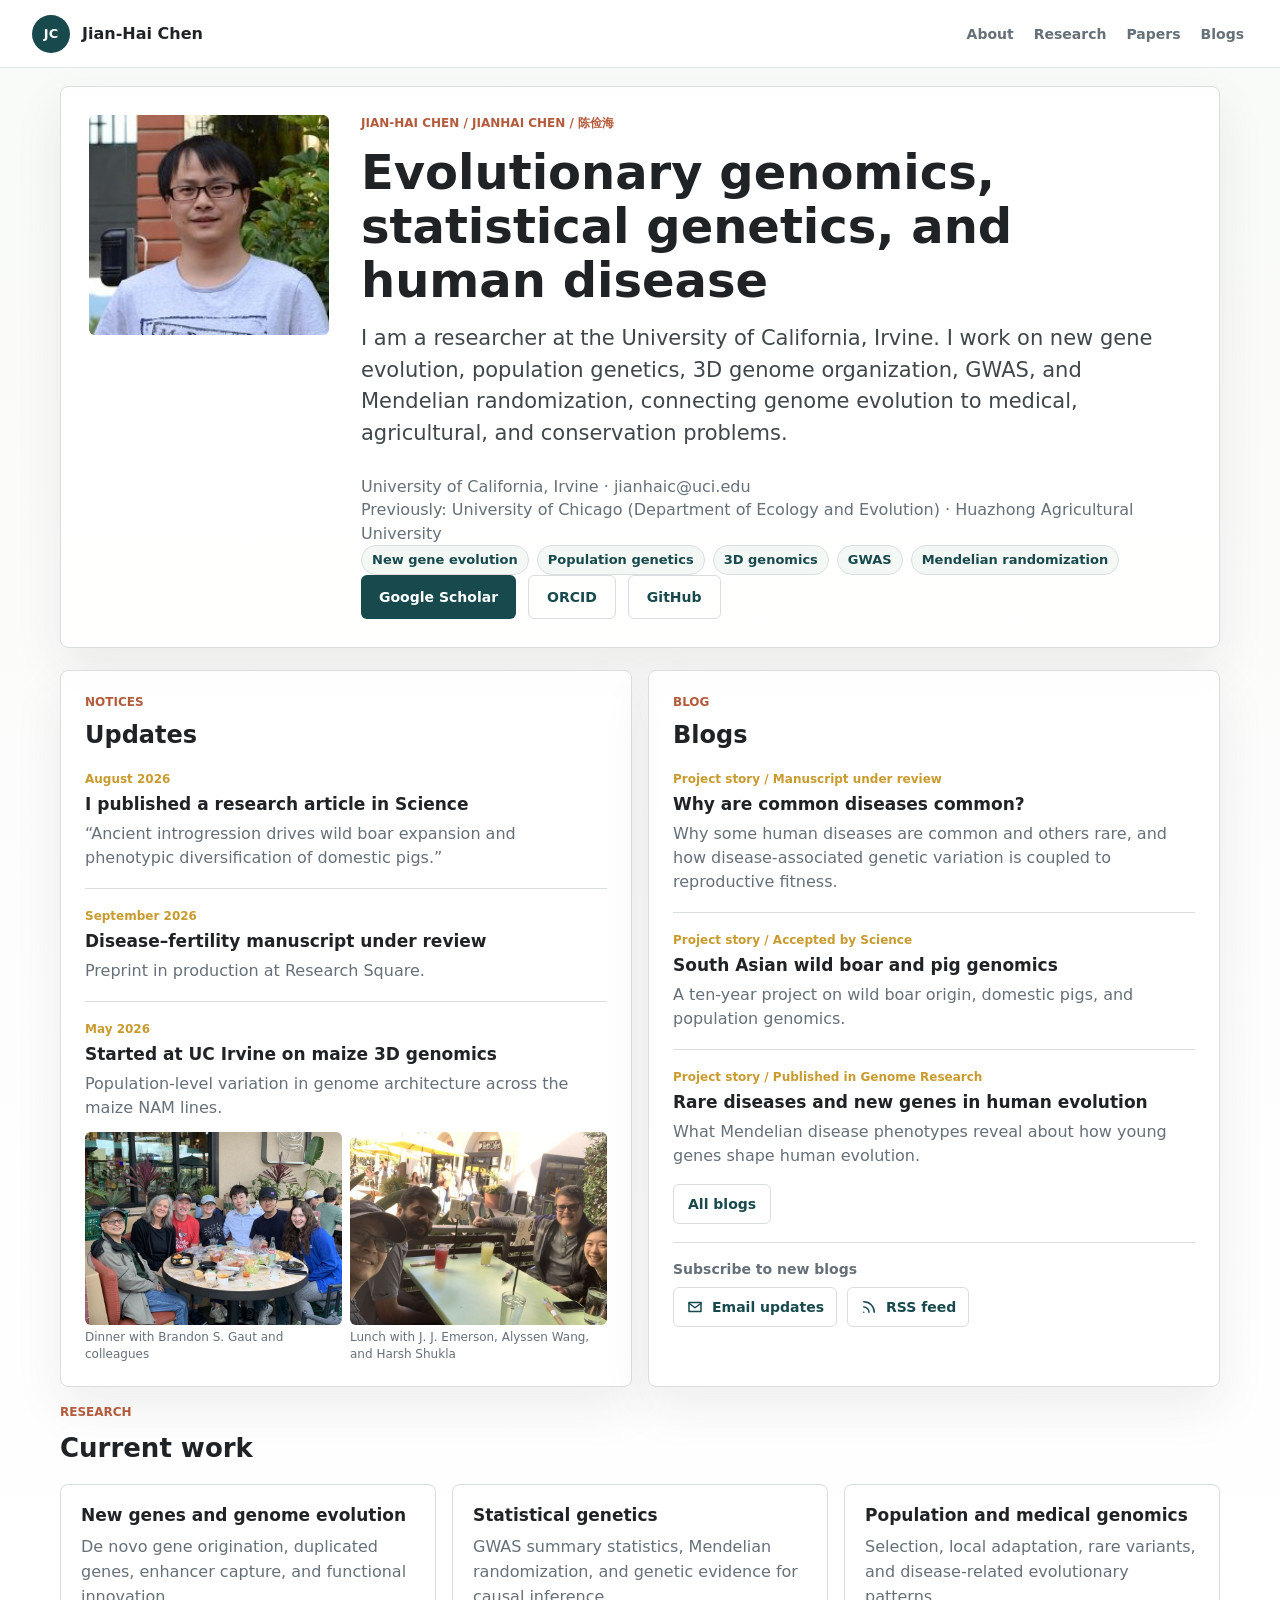
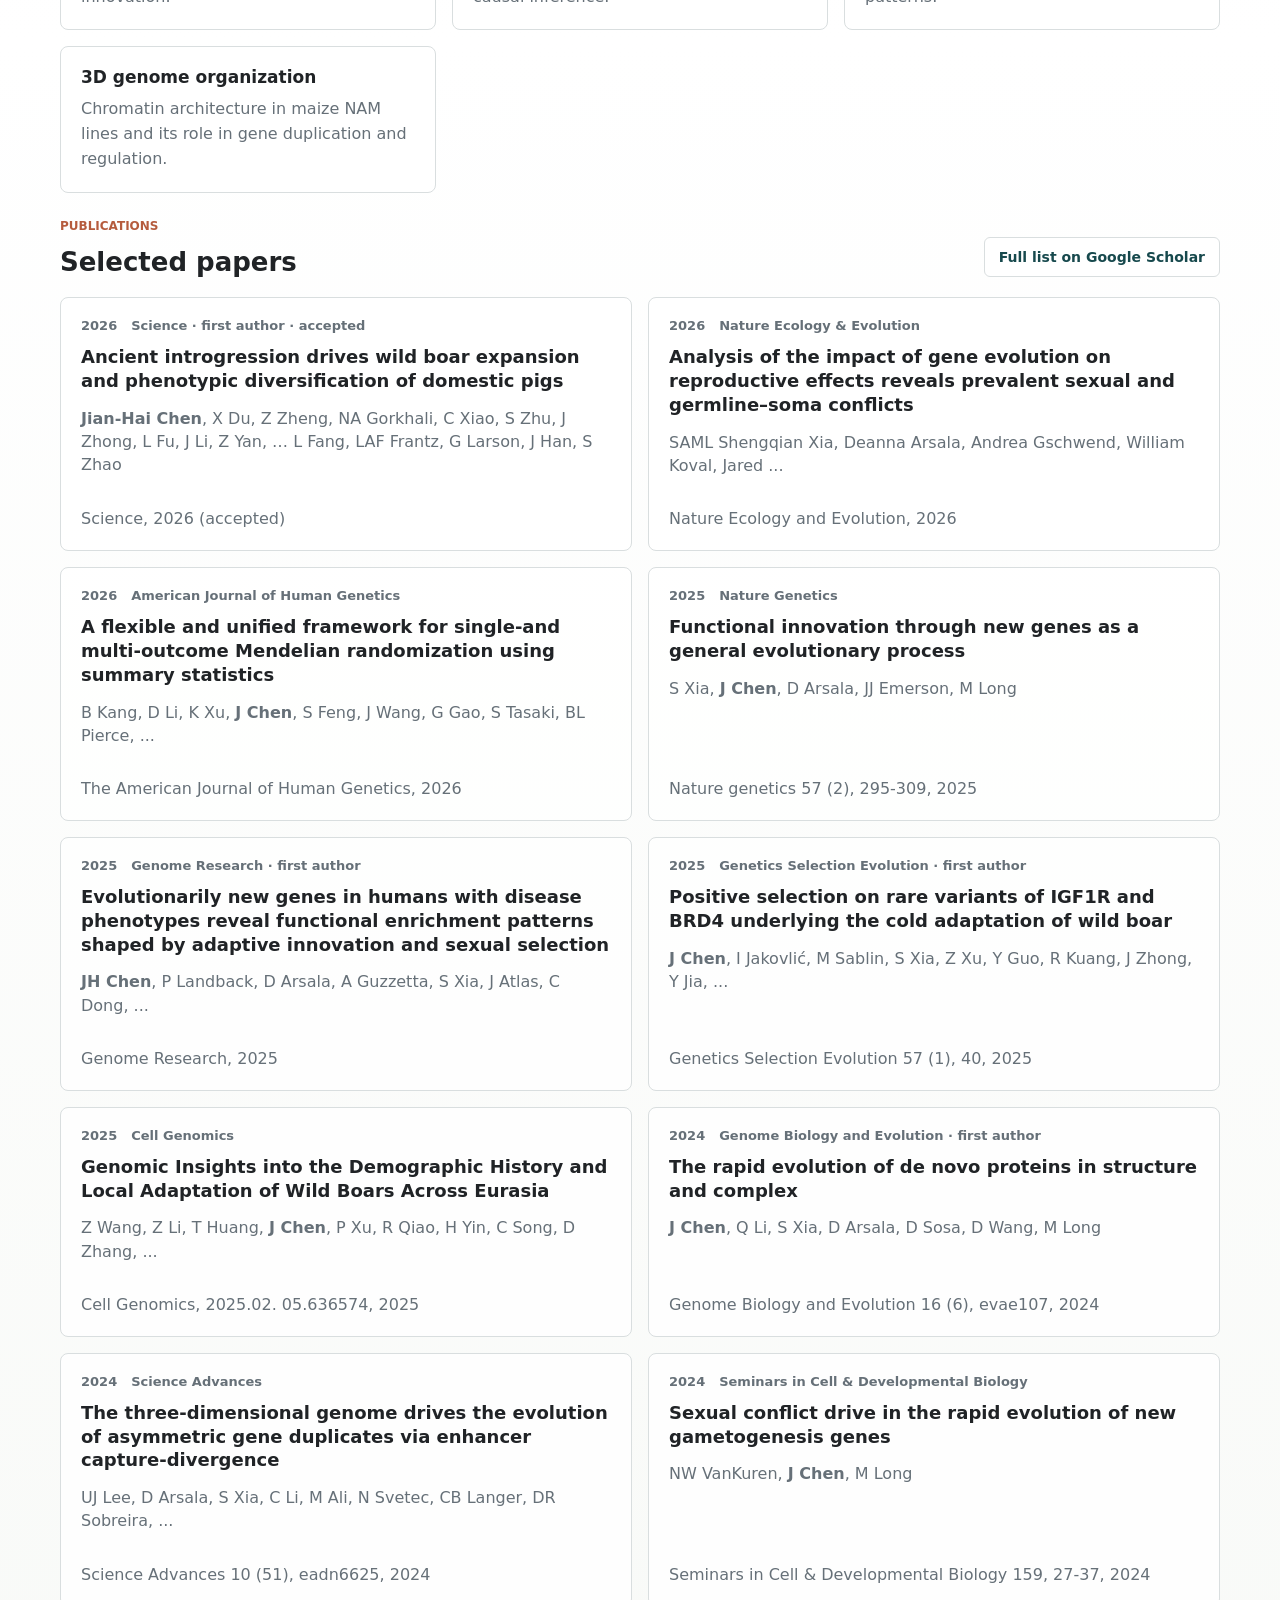
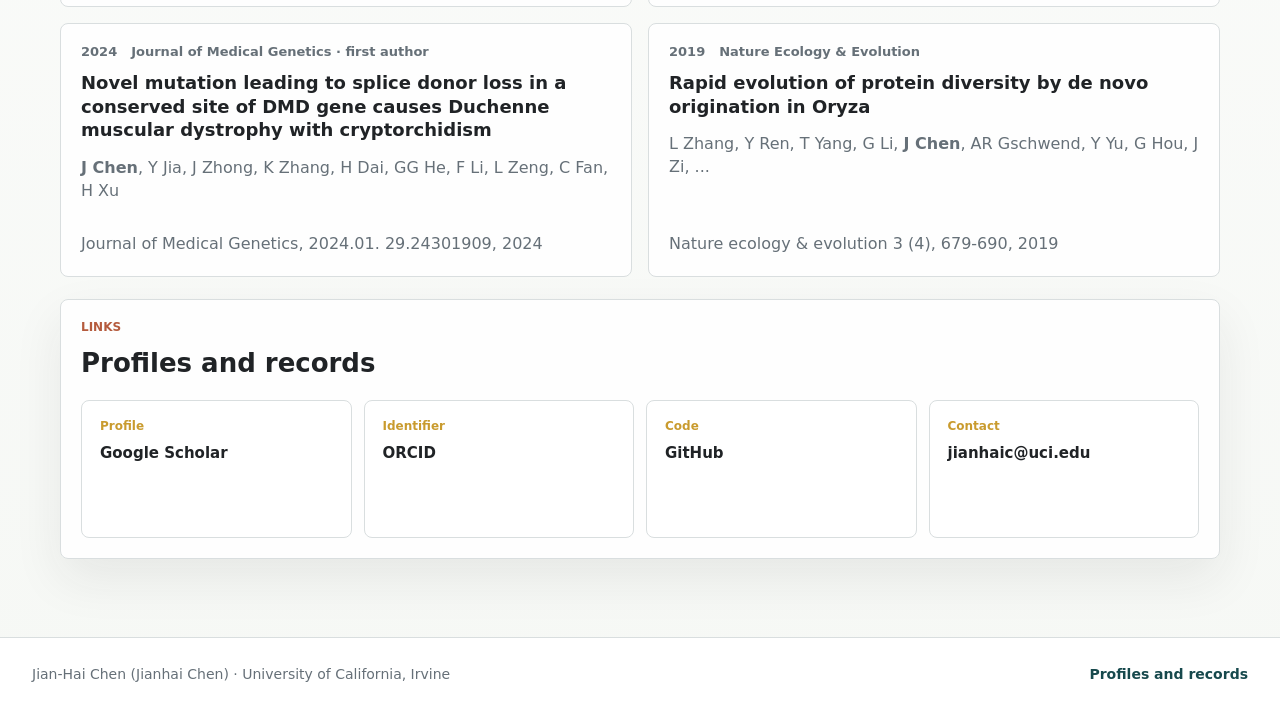
<file: index.html>
<!doctype html>
<!--
  ============================================================
  HOW TO EDIT  -  no build step, no JavaScript.
  Every word on this page is plain text inside this one file.
  Open it, change the words between the tags, save, then run
  ./publish.sh "what you changed"   (or: git add -A && git commit && git push)
  Sections are marked with  <!== EDIT ==>  comments below.
  ============================================================
-->
<html lang="en">
  <head>
    <meta charset="utf-8">
    <meta name="viewport" content="width=device-width, initial-scale=1">
    <title>Jian-Hai Chen (Jianhai Chen) | Evolutionary and statistical genomics, UC Irvine</title>
    <meta name="description" content="Jian-Hai Chen (Jianhai Chen), University of California, Irvine. Research on new gene evolution, population genetics, 3D genome organization, GWAS, and Mendelian randomization.">
    <meta name="author" content="Jian-Hai Chen">
    <link rel="canonical" href="https://jianhaichen.github.io/">
    <meta property="og:type" content="profile">
    <meta property="og:title" content="Jian-Hai Chen (Jianhai Chen) - Evolutionary and statistical genomics">
    <meta property="og:description" content="Research on new gene evolution, population genetics, 3D genome organization, GWAS, and Mendelian randomization. University of California, Irvine.">
    <meta property="og:url" content="https://jianhaichen.github.io/">
    <meta property="og:image" content="https://jianhaichen.github.io/assets/profile.jpg">
    <meta name="twitter:card" content="summary">
    <link rel="alternate" type="application/rss+xml" title="Jian-Hai Chen Blogs" href="feed.xml">
    <link rel="stylesheet" href="styles.css?v=20260925">
    <script type="application/ld+json">
{
  "@context": "https://schema.org",
  "@type": "Person",
  "name": "Jian-Hai Chen",
  "alternateName": [
    "Jianhai Chen",
    "陈俭海",
    "JH Chen"
  ],
  "url": "https://jianhaichen.github.io/",
  "image": "https://jianhaichen.github.io/assets/profile.jpg",
  "jobTitle": "Researcher",
  "affiliation": {
    "@type": "Organization",
    "name": "University of California, Irvine"
  },
  "alumniOf": [
    {
      "@type": "Organization",
      "name": "University of Chicago"
    },
    {
      "@type": "Organization",
      "name": "Huazhong Agricultural University"
    }
  ],
  "worksFor": {
    "@type": "Organization",
    "name": "University of California, Irvine"
  },
  "email": "mailto:jianhaic@uci.edu",
  "knowsAbout": [
    "Evolutionary genomics",
    "New gene evolution",
    "Population genetics",
    "3D genome organization",
    "GWAS",
    "Mendelian randomization",
    "Statistical genetics"
  ],
  "sameAs": [
    "https://scholar.google.com/citations?user=1-onMXMAAAAJ",
    "https://orcid.org/0000-0003-0093-2003",
    "https://github.com/JianhaiChen"
  ]
}
    </script>
  </head>
  <body>
    <header class="site-header" aria-label="Site navigation">
      <a class="brand" href="#top" aria-label="Jian-Hai Chen home">
        <span class="brand-mark" aria-hidden="true">JC</span>
        <span>Jian-Hai Chen</span>
      </a>
      <nav class="nav-links" aria-label="Primary">
        <a href="#about">About</a>
        <a href="#research">Research</a>
        <a href="#publications">Papers</a>
        <a href="notes/">Blogs</a>
      </nav>
    </header>

    <main id="top">

      <!-- =============== EDIT: name, one-line pitch, bio =============== -->
      <section class="front-section" id="about">
        <article class="front-card bio-card">
          <img class="bio-photo" src="assets/profile.jpg" alt="Portrait of Jian-Hai Chen" width="220" height="220">
          <div class="bio-text">
            <p class="eyebrow">Jian-Hai Chen / Jianhai Chen / &#38472;&#20461;&#28023;</p>
            <h1>Evolutionary genomics, statistical genetics, and human disease</h1>
            <p class="lead">
              I am a researcher at the University of California, Irvine. I work on new gene
              evolution, population genetics, 3D genome organization, GWAS, and Mendelian
              randomization, connecting genome evolution to medical, agricultural, and
              conservation problems.
            </p>
            <p class="profile-affiliation">University of California, Irvine &middot; jianhaic@uci.edu</p>
            <p class="profile-affiliation">Previously: University of Chicago (Department of Ecology and Evolution) &middot; Huazhong Agricultural University</p>
            <div class="profile-tags" aria-label="Research interests">
              <span class="tag">New gene evolution</span>
              <span class="tag">Population genetics</span>
              <span class="tag">3D genomics</span>
              <span class="tag">GWAS</span>
              <span class="tag">Mendelian randomization</span>
            </div>
            <div class="hero-actions">
              <a class="primary-link" href="https://scholar.google.com/citations?user=1-onMXMAAAAJ&amp;hl=en">Google Scholar</a>
              <a class="secondary-link" href="https://orcid.org/0000-0003-0093-2003">ORCID</a>
              <a class="secondary-link" href="https://github.com/JianhaiChen">GitHub</a>
            </div>
          </div>
        </article>
      </section>

      <section class="activity-row" aria-label="Updates and blogs">

        <!-- =============== EDIT: news items. Copy one block to add one. =============== -->
        <article class="front-card notice-card" id="notices">
          <div class="card-heading">
            <div>
              <p class="eyebrow">Notices</p>
              <h2>Updates</h2>
            </div>
          </div>
          <div class="compact-list">
            <div class="compact-item">
              <span>August 2026</span>
              <h3>I published a research article in Science</h3>
              <p>&ldquo;Ancient introgression drives wild boar expansion and phenotypic diversification of domestic pigs.&rdquo;</p>
            </div>
            <div class="compact-item">
              <span>September 2026</span>
              <h3>Disease&ndash;fertility manuscript under review</h3>
              <p>Preprint in production at Research Square.</p>
            </div>
            <div class="compact-item">
              <span>May 2026</span>
              <h3>Started at UC Irvine on maize 3D genomics</h3>
              <p>Population-level variation in genome architecture across the maize NAM lines.</p>
              <div class="news-photos">
                <figure>
                  <img src="assets/news/uci-2026-lab-dinner.jpg" alt="Dinner with Brandon S. Gaut and colleagues" loading="lazy">
                  <figcaption>Dinner with Brandon S. Gaut and colleagues</figcaption>
                </figure>
                <figure>
                  <img src="assets/news/uci-2026-lunch.jpg" alt="Lunch with J. J. Emerson, Alyssen Wang, and Harsh Shukla" loading="lazy">
                  <figcaption>Lunch with J. J. Emerson, Alyssen Wang, and Harsh Shukla</figcaption>
                </figure>
              </div>
            </div>
          </div>
        </article>

        <!-- =============== EDIT: blog links. Blog pages live in notes/ =============== -->
        <article class="front-card blog-card" id="blog">
          <div class="card-heading">
            <div>
              <p class="eyebrow">Blog</p>
              <h2>Blogs</h2>
            </div>
          </div>
          <div class="compact-list">
            <div class="compact-item">
              <span>Project story / Manuscript under review</span>
              <h3><a href="notes/why-are-common-diseases-common.html">Why are common diseases common?</a></h3>
              <p>Why some human diseases are common and others rare, and how disease-associated genetic variation is coupled to reproductive fitness.</p>
            </div>
            <div class="compact-item">
              <span>Project story / Accepted by Science</span>
              <h3><a href="notes/south-asian-wild-boar-and-pig.html">South Asian wild boar and pig genomics</a></h3>
              <p>A ten-year project on wild boar origin, domestic pigs, and population genomics.</p>
            </div>
            <div class="compact-item">
              <span>Project story / Published in Genome Research</span>
              <h3><a href="notes/new-genes-and-human-disease.html">Rare diseases and new genes in human evolution</a></h3>
              <p>What Mendelian disease phenotypes reveal about how young genes shape human evolution.</p>
            </div>
          </div>
          <div class="blog-actions">
            <a class="section-link" href="notes/">All blogs</a>
          </div>
          <div class="subscribe-box" aria-label="Subscribe to blogs">
            <p>Subscribe to new blogs</p>
            <div class="subscribe-actions">
              <form action="https://blogtrottr.com/" method="get">
                <input type="hidden" name="subscribe" value="https://jianhaichen.github.io/feed.xml">
                <button class="icon-link" type="submit">
                  <svg viewBox="0 0 24 24" aria-hidden="true">
                    <path d="M4 6h16v12H4z"></path>
                    <path d="m4 7 8 6 8-6"></path>
                  </svg>
                  <span>Email updates</span>
                </button>
              </form>
              <a class="icon-link" href="feed.xml">
                <svg viewBox="0 0 24 24" aria-hidden="true">
                  <path d="M5 19h.01"></path>
                  <path d="M5 5a14 14 0 0 1 14 14"></path>
                  <path d="M5 12a7 7 0 0 1 7 7"></path>
                </svg>
                <span>RSS feed</span>
              </a>
            </div>
          </div>
        </article>
      </section>

      <div class="content-shell research-only-shell">
        <div class="research-column">

          <!-- =============== EDIT: research themes =============== -->
          <section class="section-block research-section" id="research">
            <div class="section-heading">
              <p class="eyebrow">Research</p>
              <h2>Current work</h2>
            </div>
            <div class="focus-grid">
              <article>
                <h3>New genes and genome evolution</h3>
                <p>De novo gene origination, duplicated genes, enhancer capture, and functional innovation.</p>
              </article>
              <article>
                <h3>Statistical genetics</h3>
                <p>GWAS summary statistics, Mendelian randomization, and genetic evidence for causal inference.</p>
              </article>
              <article>
                <h3>Population and medical genomics</h3>
                <p>Selection, local adaptation, rare variants, and disease-related evolutionary patterns.</p>
              </article>
              <article>
                <h3>3D genome organization</h3>
                <p>Chromatin architecture in maize NAM lines and its role in gene duplication and regulation.</p>
              </article>
            </div>
          </section>

          <!-- =============== EDIT: selected papers. Copy an <article> to add one. =============== -->
          <section class="section-block publication-links-section" id="publications">
            <div class="section-heading with-action">
              <div>
                <p class="eyebrow">Publications</p>
                <h2>Selected papers</h2>
              </div>
              <a class="section-link" href="https://scholar.google.com/citations?user=1-onMXMAAAAJ&amp;hl=en">Full list on Google Scholar</a>
            </div>
            <div class="featured-list">
        <article class="featured-item">
          <div class="featured-meta">
            <span>2026</span>
            <span>Science &middot; first author &middot; accepted</span>
          </div>
          <a class="featured-title" href="notes/south-asian-wild-boar-and-pig.html">Ancient introgression drives wild boar expansion and phenotypic diversification of domestic pigs</a>
          <p class="featured-authors"><strong>Jian-Hai Chen</strong>, X Du, Z Zheng, NA Gorkhali, C Xiao, S Zhu, J Zhong, L Fu, J Li, Z Yan, &hellip; L Fang, LAF Frantz, G Larson, J Han, S Zhao</p>
          <p class="featured-venue">Science, 2026 (accepted)</p>
        </article>
        <article class="featured-item">
          <div class="featured-meta">
            <span>2026</span>
            <span>Nature Ecology &amp; Evolution</span>
          </div>
          <a class="featured-title" href="https://scholar.google.com/citations?view_op=view_citation&amp;hl=zh-CN&amp;user=1-onMXMAAAAJ&amp;pagesize=100&amp;sortby=pubdate&amp;citation_for_view=1-onMXMAAAAJ:UxriW0iASnsC">Analysis of the impact of gene evolution on reproductive effects reveals prevalent sexual and germline–soma conflicts</a>
          <p class="featured-authors">SAML Shengqian Xia, Deanna Arsala, Andrea Gschwend, William Koval, Jared ...</p>
          <p class="featured-venue">Nature Ecology and Evolution, 2026</p>
        </article>
        <article class="featured-item">
          <div class="featured-meta">
            <span>2026</span>
            <span>American Journal of Human Genetics</span>
          </div>
          <a class="featured-title" href="https://scholar.google.com/citations?view_op=view_citation&amp;hl=zh-CN&amp;user=1-onMXMAAAAJ&amp;pagesize=100&amp;sortby=pubdate&amp;citation_for_view=1-onMXMAAAAJ:dshw04ExmUIC">A flexible and unified framework for single-and multi-outcome Mendelian randomization using summary statistics</a>
          <p class="featured-authors">B Kang, D Li, K Xu, <strong>J Chen</strong>, S Feng, J Wang, G Gao, S Tasaki, BL Pierce, ...</p>
          <p class="featured-venue">The American Journal of Human Genetics, 2026</p>
        </article>
        <article class="featured-item">
          <div class="featured-meta">
            <span>2025</span>
            <span>Nature Genetics</span>
          </div>
          <a class="featured-title" href="https://scholar.google.com/citations?view_op=view_citation&amp;hl=zh-CN&amp;user=1-onMXMAAAAJ&amp;citation_for_view=1-onMXMAAAAJ:a0OBvERweLwC">Functional innovation through new genes as a general evolutionary process</a>
          <p class="featured-authors">S Xia, <strong>J Chen</strong>, D Arsala, JJ Emerson, M Long</p>
          <p class="featured-venue">Nature genetics 57 (2), 295-309, 2025</p>
        </article>
        <article class="featured-item">
          <div class="featured-meta">
            <span>2025</span>
            <span>Genome Research &middot; first author</span>
          </div>
          <a class="featured-title" href="https://scholar.google.com/citations?view_op=view_citation&amp;hl=zh-CN&amp;user=1-onMXMAAAAJ&amp;pagesize=100&amp;sortby=pubdate&amp;citation_for_view=1-onMXMAAAAJ:NMxIlDl6LWMC">Evolutionarily new genes in humans with disease phenotypes reveal functional enrichment patterns shaped by adaptive innovation and sexual selection</a>
          <p class="featured-authors"><strong>JH Chen</strong>, P Landback, D Arsala, A Guzzetta, S Xia, J Atlas, C Dong, ...</p>
          <p class="featured-venue">Genome Research, 2025</p>
        </article>
        <article class="featured-item">
          <div class="featured-meta">
            <span>2025</span>
            <span>Genetics Selection Evolution &middot; first author</span>
          </div>
          <a class="featured-title" href="https://scholar.google.com/citations?view_op=view_citation&amp;hl=zh-CN&amp;user=1-onMXMAAAAJ&amp;pagesize=100&amp;sortby=pubdate&amp;citation_for_view=1-onMXMAAAAJ:NhqRSupF_l8C">Positive selection on rare variants of IGF1R and BRD4 underlying the cold adaptation of wild boar</a>
          <p class="featured-authors"><strong>J Chen</strong>, I Jakovlić, M Sablin, S Xia, Z Xu, Y Guo, R Kuang, J Zhong, Y Jia, ...</p>
          <p class="featured-venue">Genetics Selection Evolution 57 (1), 40, 2025</p>
        </article>
        <article class="featured-item">
          <div class="featured-meta">
            <span>2025</span>
            <span>Cell Genomics</span>
          </div>
          <a class="featured-title" href="https://scholar.google.com/citations?view_op=view_citation&amp;hl=zh-CN&amp;user=1-onMXMAAAAJ&amp;pagesize=100&amp;sortby=pubdate&amp;citation_for_view=1-onMXMAAAAJ:xtRiw3GOFMkC">Genomic Insights into the Demographic History and Local Adaptation of Wild Boars Across Eurasia</a>
          <p class="featured-authors">Z Wang, Z Li, T Huang, <strong>J Chen</strong>, P Xu, R Qiao, H Yin, C Song, D Zhang, ...</p>
          <p class="featured-venue">Cell Genomics, 2025.02. 05.636574, 2025</p>
        </article>
        <article class="featured-item">
          <div class="featured-meta">
            <span>2024</span>
            <span>Genome Biology and Evolution &middot; first author</span>
          </div>
          <a class="featured-title" href="https://scholar.google.com/citations?view_op=view_citation&amp;hl=zh-CN&amp;user=1-onMXMAAAAJ&amp;citation_for_view=1-onMXMAAAAJ:pqnbT2bcN3wC">The rapid evolution of de novo proteins in structure and complex</a>
          <p class="featured-authors"><strong>J Chen</strong>, Q Li, S Xia, D Arsala, D Sosa, D Wang, M Long</p>
          <p class="featured-venue">Genome Biology and Evolution 16 (6), evae107, 2024</p>
        </article>
        <article class="featured-item">
          <div class="featured-meta">
            <span>2024</span>
            <span>Science Advances</span>
          </div>
          <a class="featured-title" href="https://scholar.google.com/citations?view_op=view_citation&amp;hl=zh-CN&amp;user=1-onMXMAAAAJ&amp;pagesize=100&amp;sortby=pubdate&amp;citation_for_view=1-onMXMAAAAJ:_xSYboBqXhAC">The three-dimensional genome drives the evolution of asymmetric gene duplicates via enhancer capture-divergence</a>
          <p class="featured-authors">UJ Lee, D Arsala, S Xia, C Li, M Ali, N Svetec, CB Langer, DR Sobreira, ...</p>
          <p class="featured-venue">Science Advances 10 (51), eadn6625, 2024</p>
        </article>
        <article class="featured-item">
          <div class="featured-meta">
            <span>2024</span>
            <span>Seminars in Cell &amp; Developmental Biology</span>
          </div>
          <a class="featured-title" href="https://scholar.google.com/citations?view_op=view_citation&amp;hl=zh-CN&amp;user=1-onMXMAAAAJ&amp;pagesize=100&amp;sortby=pubdate&amp;citation_for_view=1-onMXMAAAAJ:O3NaXMp0MMsC">Sexual conflict drive in the rapid evolution of new gametogenesis genes</a>
          <p class="featured-authors">NW VanKuren, <strong>J Chen</strong>, M Long</p>
          <p class="featured-venue">Seminars in Cell &amp; Developmental Biology 159, 27-37, 2024</p>
        </article>
        <article class="featured-item">
          <div class="featured-meta">
            <span>2024</span>
            <span>Journal of Medical Genetics &middot; first author</span>
          </div>
          <a class="featured-title" href="https://scholar.google.com/citations?view_op=view_citation&amp;hl=zh-CN&amp;user=1-onMXMAAAAJ&amp;pagesize=100&amp;sortby=pubdate&amp;citation_for_view=1-onMXMAAAAJ:2P1L_qKh6hAC">Novel mutation leading to splice donor loss in a conserved site of DMD gene causes Duchenne muscular dystrophy with cryptorchidism</a>
          <p class="featured-authors"><strong>J Chen</strong>, Y Jia, J Zhong, K Zhang, H Dai, GG He, F Li, L Zeng, C Fan, H Xu</p>
          <p class="featured-venue">Journal of Medical Genetics, 2024.01. 29.24301909, 2024</p>
        </article>
        <article class="featured-item">
          <div class="featured-meta">
            <span>2019</span>
            <span>Nature Ecology &amp; Evolution</span>
          </div>
          <a class="featured-title" href="https://scholar.google.com/citations?view_op=view_citation&amp;hl=zh-CN&amp;user=1-onMXMAAAAJ&amp;citation_for_view=1-onMXMAAAAJ:4TOpqqG69KYC">Rapid evolution of protein diversity by de novo origination in Oryza</a>
          <p class="featured-authors">L Zhang, Y Ren, T Yang, G Li, <strong>J Chen</strong>, AR Gschwend, Y Yu, G Hou, J Zi, ...</p>
          <p class="featured-venue">Nature ecology &amp; evolution 3 (4), 679-690, 2019</p>
        </article>
            </div>

            <!-- =============== EDIT: profile links =============== -->
            <div class="profiles-scholar-grid">
              <div class="profiles-panel" id="profiles">
                <div class="section-heading">
                  <p class="eyebrow">Links</p>
                  <h2>Profiles and records</h2>
                </div>
                <div class="source-grid">
                  <a class="source-item" href="https://scholar.google.com/citations?user=1-onMXMAAAAJ&amp;hl=en">
                    <span>Profile</span>
                    <strong>Google Scholar</strong>
                  </a>
                  <a class="source-item" href="https://orcid.org/0000-0003-0093-2003">
                    <span>Identifier</span>
                    <strong>ORCID</strong>
                  </a>
                  <a class="source-item" href="https://github.com/JianhaiChen">
                    <span>Code</span>
                    <strong>GitHub</strong>
                  </a>
                  <a class="source-item" href="mailto:jianhaic@uci.edu">
                    <span>Contact</span>
                    <strong>jianhaic@uci.edu</strong>
                  </a>
                </div>
              </div>
            </div>
          </section>
        </div>
      </div>
    </main>

    <footer class="site-footer">
      <p>Jian-Hai Chen (Jianhai Chen) &middot; University of California, Irvine</p>
      <a href="#profiles">Profiles and records</a>

      <!-- Hidden owner entry: visit /#edit . GitHub handles the login. -->
      <div class="edit-bar" id="edit">
        <a href="https://github.com/JianhaiChen/JianhaiChen.github.io/edit/main/index.html">Edit homepage</a>
        <a href="https://github.com/JianhaiChen/JianhaiChen.github.io/tree/main/blog-posts">Blog sources</a>
        <a href="https://github.com/JianhaiChen/JianhaiChen.github.io">Repository</a>
      </div>
    </footer>
  </body>
</html>
</file>
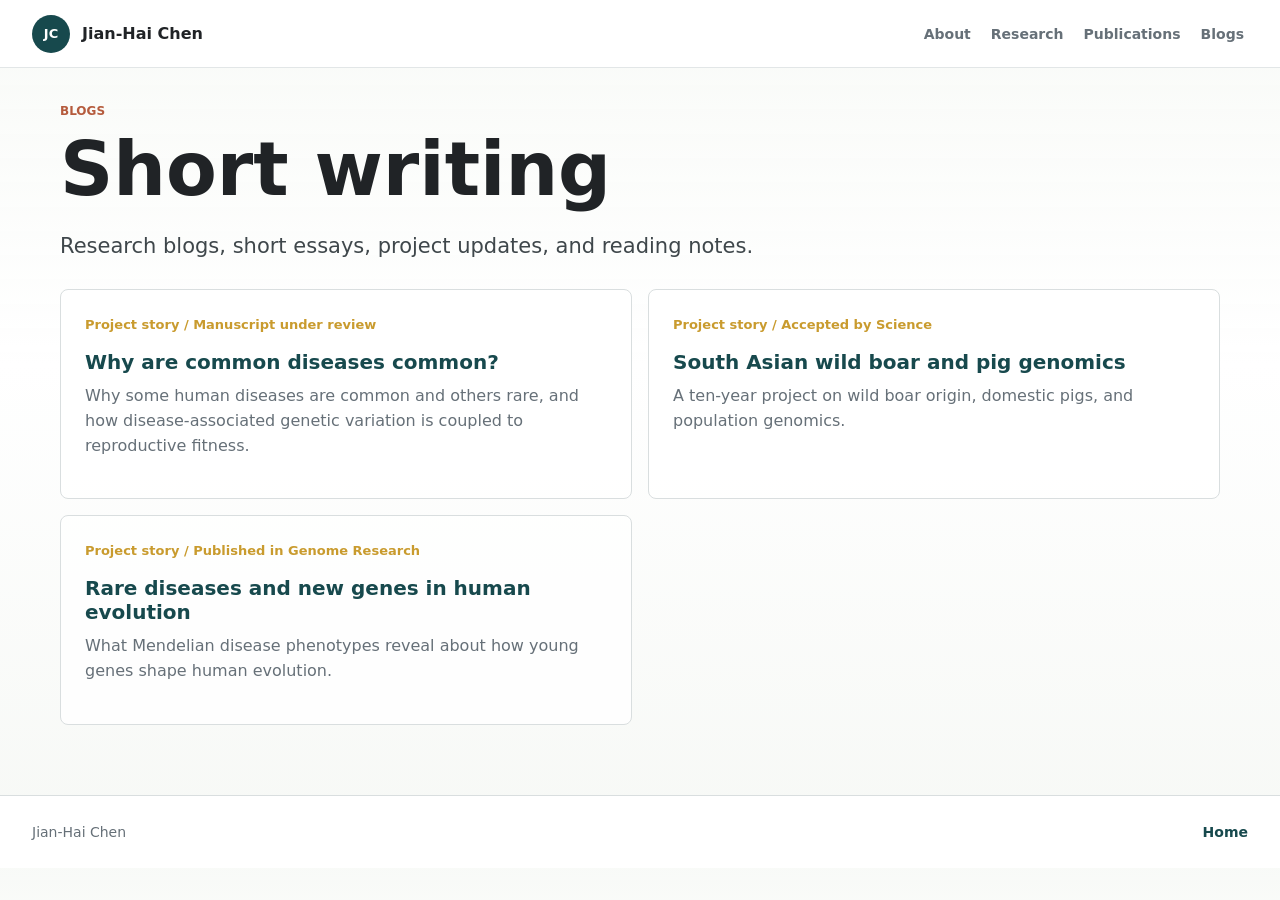
<file: notes/index.html>
<!doctype html>
<html lang="en">
  <head>
    <meta charset="utf-8">
    <meta name="viewport" content="width=device-width, initial-scale=1">
    <title>Blogs | Jian-Hai Chen</title>
    <link rel="stylesheet" href="../styles.css">
  </head>
  <body>
    <header class="site-header" aria-label="Site navigation">
      <a class="brand" href="../">
        <span class="brand-mark" aria-hidden="true">JC</span>
        <span>Jian-Hai Chen</span>
      </a>
      <nav class="nav-links" aria-label="Primary">
        <a href="../#about">About</a>
        <a href="../#research">Research</a>
        <a href="../#publications">Publications</a>
        <a href="./">Blogs</a>
      </nav>
    </header>

    <main>
      <section class="section-block">
        <div class="section-heading">
          <p class="eyebrow">Blogs</p>
          <h1>Short writing</h1>
          <p class="lead">Research blogs, short essays, project updates, and reading notes.</p>
        </div>
        <div class="notes-grid">
          <article class="note-item">
            <span>Project story / Manuscript under review</span>
            <h3><a href="why-are-common-diseases-common.html">Why are common diseases common?</a></h3>
            <p>Why some human diseases are common and others rare, and how disease-associated genetic variation is coupled to reproductive fitness.</p>
          </article>
          <article class="note-item">
            <span>Project story / Accepted by Science</span>
            <h3><a href="south-asian-wild-boar-and-pig.html">South Asian wild boar and pig genomics</a></h3>
            <p>A ten-year project on wild boar origin, domestic pigs, and population genomics.</p>
          </article>
          <article class="note-item">
            <span>Project story / Published in Genome Research</span>
            <h3><a href="new-genes-and-human-disease.html">Rare diseases and new genes in human evolution</a></h3>
            <p>What Mendelian disease phenotypes reveal about how young genes shape human evolution.</p>
          </article>
        </div>
      </section>
    </main>

    <footer class="site-footer">
      <p>Jian-Hai Chen</p>
      <a href="../">Home</a>
    </footer>
  </body>
</html>
</file>
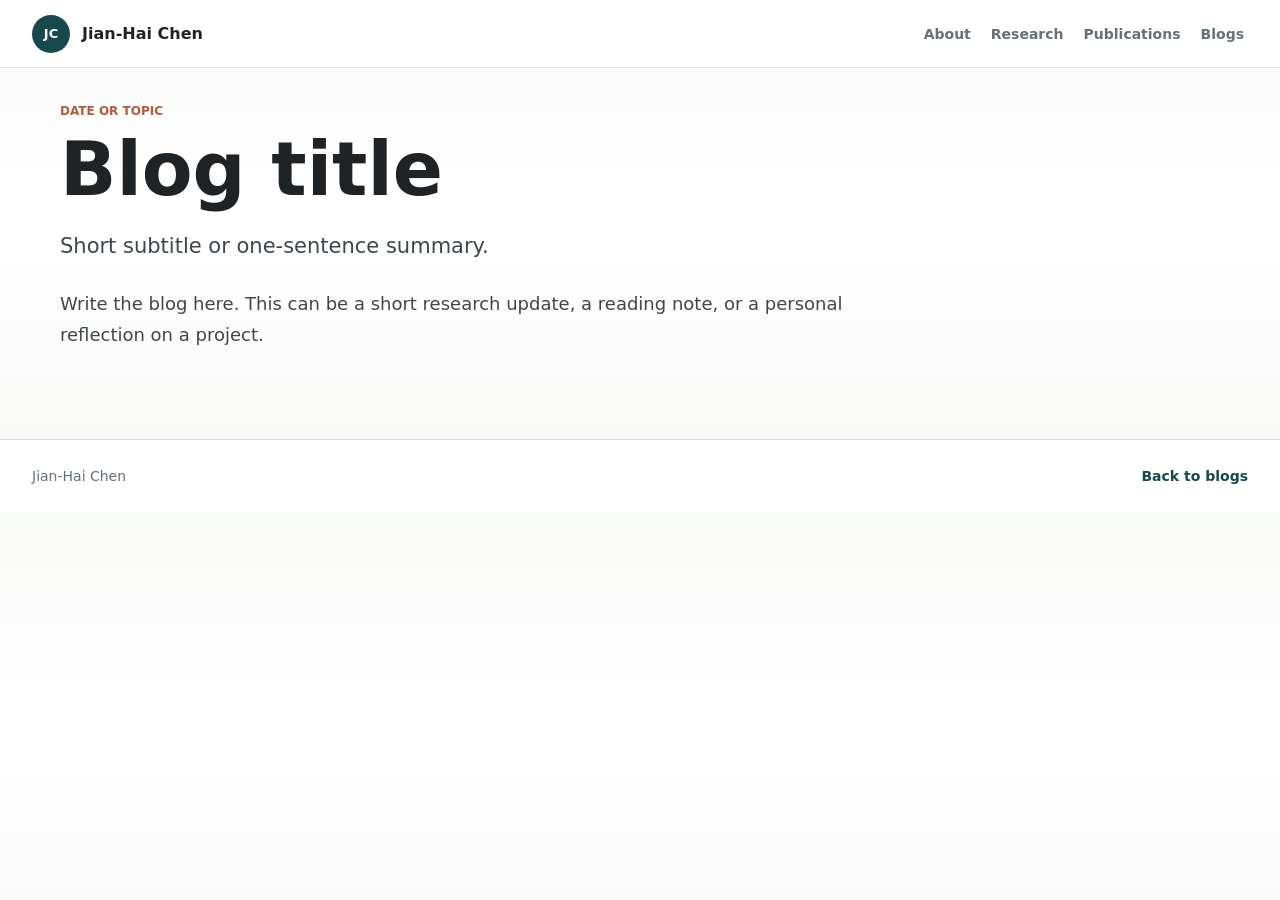
<file: notes/my-note.html>
<!doctype html>
<html lang="en">
  <head>
    <meta charset="utf-8">
    <meta name="robots" content="noindex">
    <meta name="viewport" content="width=device-width, initial-scale=1">
    <title>Blog title | Jian-Hai Chen</title>
    <link rel="stylesheet" href="../styles.css">
  </head>
  <body>
    <header class="site-header" aria-label="Site navigation">
      <a class="brand" href="../">
        <span class="brand-mark" aria-hidden="true">JC</span>
        <span>Jian-Hai Chen</span>
      </a>
      <nav class="nav-links" aria-label="Primary">
        <a href="../#about">About</a>
        <a href="../#research">Research</a>
        <a href="../#publications">Publications</a>
        <a href="./">Blogs</a>
      </nav>
    </header>

    <main>
      <article class="section-block note-page">
        <p class="eyebrow">Date or topic</p>
        <h1>Blog title</h1>
        <p class="lead">Short subtitle or one-sentence summary.</p>
        <p>
          Write the blog here. This can be a short research update, a reading note, or a personal
          reflection on a project.
        </p>
      </article>
    </main>

    <footer class="site-footer">
      <p>Jian-Hai Chen</p>
      <a href="./">Back to blogs</a>
    </footer>
  </body>
</html>
</file>
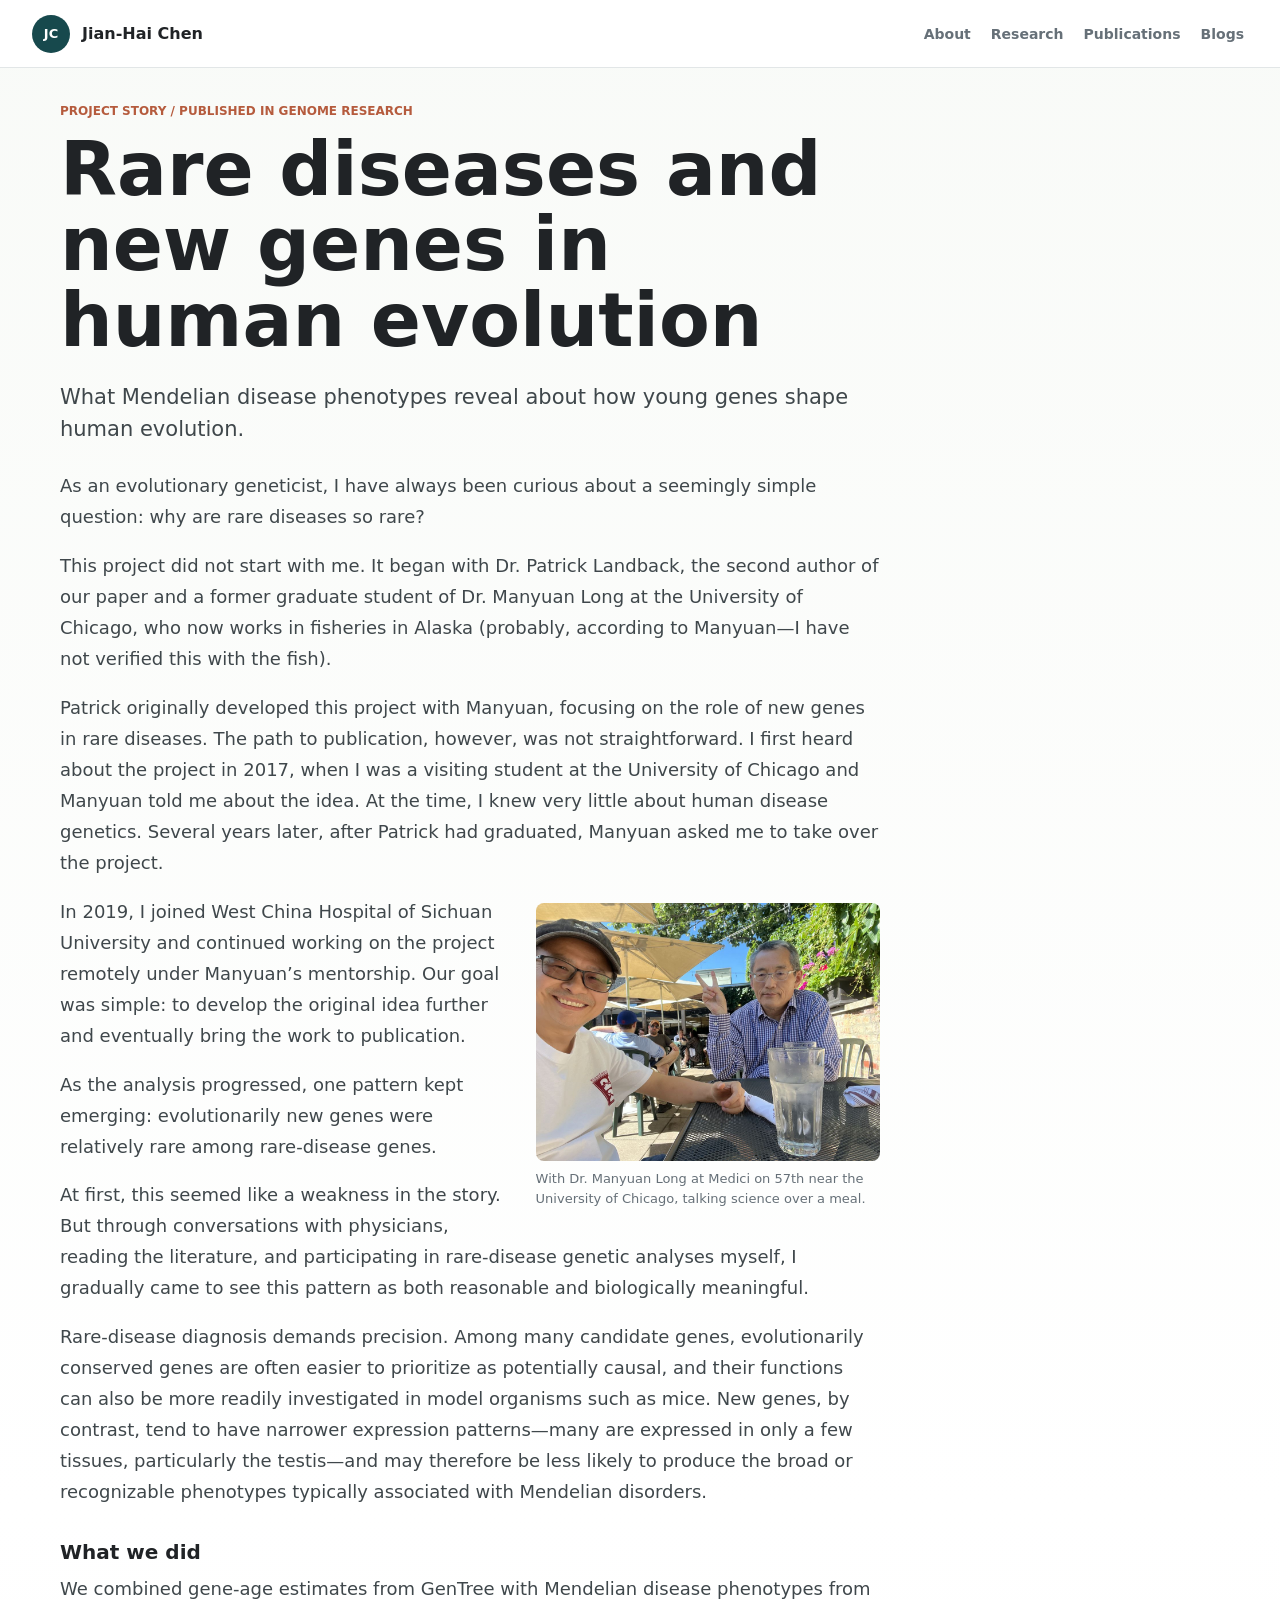
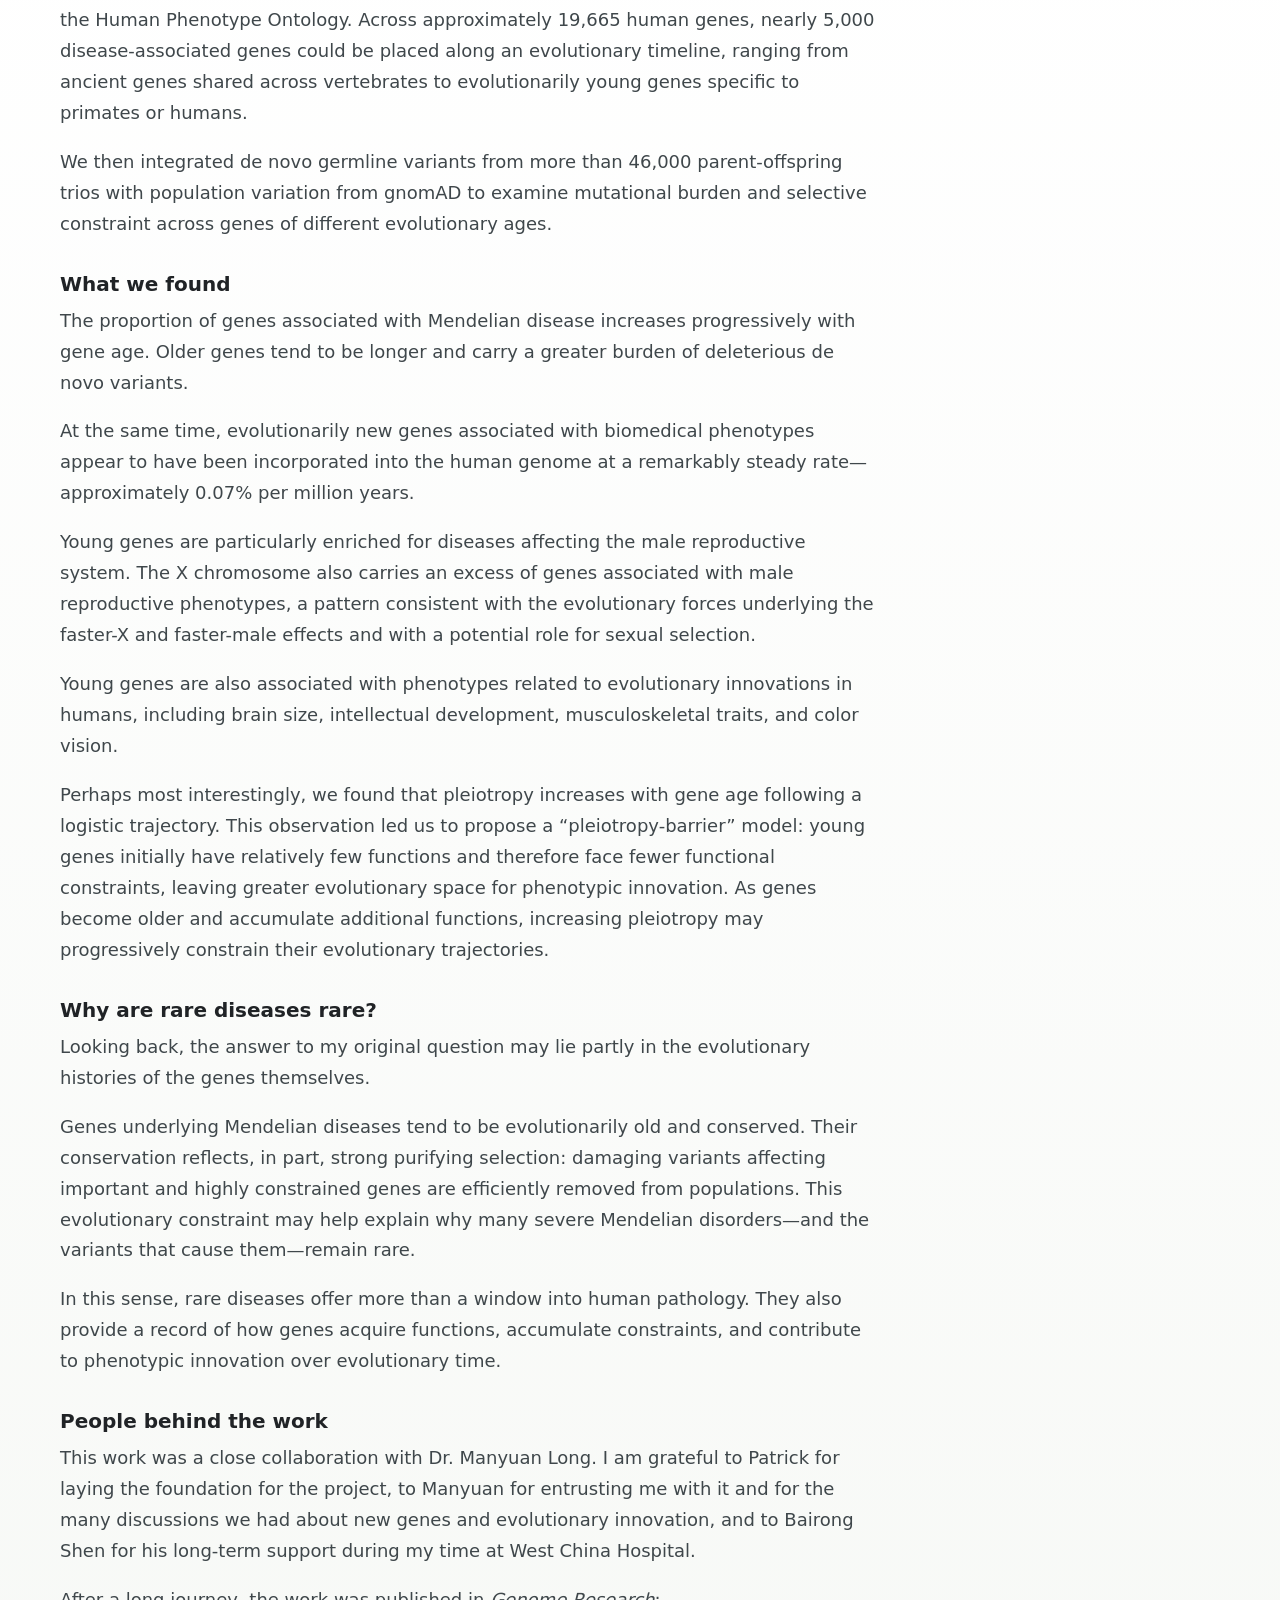
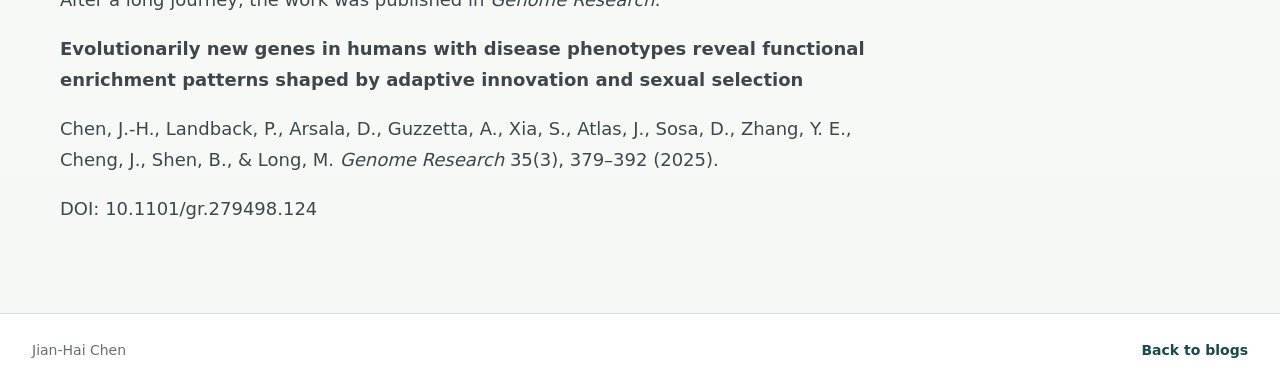
<file: notes/new-genes-and-human-disease.html>
<!doctype html>
<html lang="en">
  <head>
    <meta charset="utf-8">
    <meta name="viewport" content="width=device-width, initial-scale=1">
    <title>Rare diseases and new genes in human evolution | Jian-Hai Chen</title>
    <meta name="description" content="What Mendelian disease phenotypes reveal about how young genes shape human evolution.">
    <meta name="author" content="Jian-Hai Chen">
    <link rel="canonical" href="https://jianhaichen.github.io/notes/new-genes-and-human-disease.html">
    <meta property="og:type" content="article">
    <meta property="og:title" content="Rare diseases and new genes in human evolution">
    <meta property="og:description" content="What Mendelian disease phenotypes reveal about how young genes shape human evolution.">
    <meta property="og:url" content="https://jianhaichen.github.io/notes/new-genes-and-human-disease.html">
    <link rel="stylesheet" href="../styles.css">
  </head>
  <body>
    <header class="site-header" aria-label="Site navigation">
      <a class="brand" href="../">
        <span class="brand-mark" aria-hidden="true">JC</span>
        <span>Jian-Hai Chen</span>
      </a>
      <nav class="nav-links" aria-label="Primary">
        <a href="../#about">About</a>
        <a href="../#research">Research</a>
        <a href="../#publications">Publications</a>
        <a href="./">Blogs</a>
      </nav>
    </header>

    <main>
      <article class="section-block note-page">
        <p class="eyebrow">Project story / Published in Genome Research</p>
        <h1>Rare diseases and new genes in human evolution</h1>
        <p class="lead">What Mendelian disease phenotypes reveal about how young genes shape human evolution.</p>
        <p>As an evolutionary geneticist, I have always been curious about a seemingly simple question: why are rare diseases so rare?</p>
        <p>This project did not start with me. It began with Dr. Patrick Landback, the second author of our paper and a former graduate student of Dr. Manyuan Long at the University of Chicago, who now works in fisheries in Alaska (probably, according to Manyuan—I have not verified this with the fish).</p>
        <p>Patrick originally developed this project with Manyuan, focusing on the role of new genes in rare diseases. The path to publication, however, was not straightforward. I first heard about the project in 2017, when I was a visiting student at the University of Chicago and Manyuan told me about the idea. At the time, I knew very little about human disease genetics. Several years later, after Patrick had graduated, Manyuan asked me to take over the project.</p>
        <figure class="note-figure"><img src="../assets/blog/new-genes-medici-manyuan.jpg" alt="With Dr. Manyuan Long at Medici on 57th near the University of Chicago, talking science over a meal." loading="lazy"><figcaption>With Dr. Manyuan Long at Medici on 57th near the University of Chicago, talking science over a meal.</figcaption></figure>
        <p>In 2019, I joined West China Hospital of Sichuan University and continued working on the project remotely under Manyuan’s mentorship. Our goal was simple: to develop the original idea further and eventually bring the work to publication.</p>
        <p>As the analysis progressed, one pattern kept emerging: evolutionarily new genes were relatively rare among rare-disease genes.</p>
        <p>At first, this seemed like a weakness in the story. But through conversations with physicians, reading the literature, and participating in rare-disease genetic analyses myself, I gradually came to see this pattern as both reasonable and biologically meaningful.</p>
        <p>Rare-disease diagnosis demands precision. Among many candidate genes, evolutionarily conserved genes are often easier to prioritize as potentially causal, and their functions can also be more readily investigated in model organisms such as mice. New genes, by contrast, tend to have narrower expression patterns—many are expressed in only a few tissues, particularly the testis—and may therefore be less likely to produce the broad or recognizable phenotypes typically associated with Mendelian disorders.</p>
        <h3 style="margin-top: 32px;">What we did</h3>
        <p>We combined gene-age estimates from GenTree with Mendelian disease phenotypes from the Human Phenotype Ontology. Across approximately 19,665 human genes, nearly 5,000 disease-associated genes could be placed along an evolutionary timeline, ranging from ancient genes shared across vertebrates to evolutionarily young genes specific to primates or humans.</p>
        <p>We then integrated de novo germline variants from more than 46,000 parent-offspring trios with population variation from gnomAD to examine mutational burden and selective constraint across genes of different evolutionary ages.</p>
        <h3 style="margin-top: 32px;">What we found</h3>
        <p>The proportion of genes associated with Mendelian disease increases progressively with gene age. Older genes tend to be longer and carry a greater burden of deleterious de novo variants.</p>
        <p>At the same time, evolutionarily new genes associated with biomedical phenotypes appear to have been incorporated into the human genome at a remarkably steady rate—approximately 0.07% per million years.</p>
        <p>Young genes are particularly enriched for diseases affecting the male reproductive system. The X chromosome also carries an excess of genes associated with male reproductive phenotypes, a pattern consistent with the evolutionary forces underlying the faster-X and faster-male effects and with a potential role for sexual selection.</p>
        <p>Young genes are also associated with phenotypes related to evolutionary innovations in humans, including brain size, intellectual development, musculoskeletal traits, and color vision.</p>
        <p>Perhaps most interestingly, we found that pleiotropy increases with gene age following a logistic trajectory. This observation led us to propose a “pleiotropy-barrier” model: young genes initially have relatively few functions and therefore face fewer functional constraints, leaving greater evolutionary space for phenotypic innovation. As genes become older and accumulate additional functions, increasing pleiotropy may progressively constrain their evolutionary trajectories.</p>
        <h3 style="margin-top: 32px;">Why are rare diseases rare?</h3>
        <p>Looking back, the answer to my original question may lie partly in the evolutionary histories of the genes themselves.</p>
        <p>Genes underlying Mendelian diseases tend to be evolutionarily old and conserved. Their conservation reflects, in part, strong purifying selection: damaging variants affecting important and highly constrained genes are efficiently removed from populations. This evolutionary constraint may help explain why many severe Mendelian disorders—and the variants that cause them—remain rare.</p>
        <p>In this sense, rare diseases offer more than a window into human pathology. They also provide a record of how genes acquire functions, accumulate constraints, and contribute to phenotypic innovation over evolutionary time.</p>
        <h3 style="margin-top: 32px;">People behind the work</h3>
        <p>This work was a close collaboration with Dr. Manyuan Long. I am grateful to Patrick for laying the foundation for the project, to Manyuan for entrusting me with it and for the many discussions we had about new genes and evolutionary innovation, and to Bairong Shen for his long-term support during my time at West China Hospital.</p>
        <p>After a long journey, the work was published in <em>Genome Research</em>:</p>
        <p><strong>Evolutionarily new genes in humans with disease phenotypes reveal functional enrichment patterns shaped by adaptive innovation and sexual selection</strong></p>
        <p>Chen, J.-H., Landback, P., Arsala, D., Guzzetta, A., Xia, S., Atlas, J., Sosa, D., Zhang, Y. E., Cheng, J., Shen, B., &amp; Long, M. <em>Genome Research</em> 35(3), 379–392 (2025).</p>
        <p>DOI: <a href="https://doi.org/10.1101/gr.279498.124">10.1101/gr.279498.124</a></p>
      </article>
    </main>

    <footer class="site-footer">
      <p>Jian-Hai Chen</p>
      <a href="./">Back to blogs</a>
    </footer>
  </body>
</html>
</file>
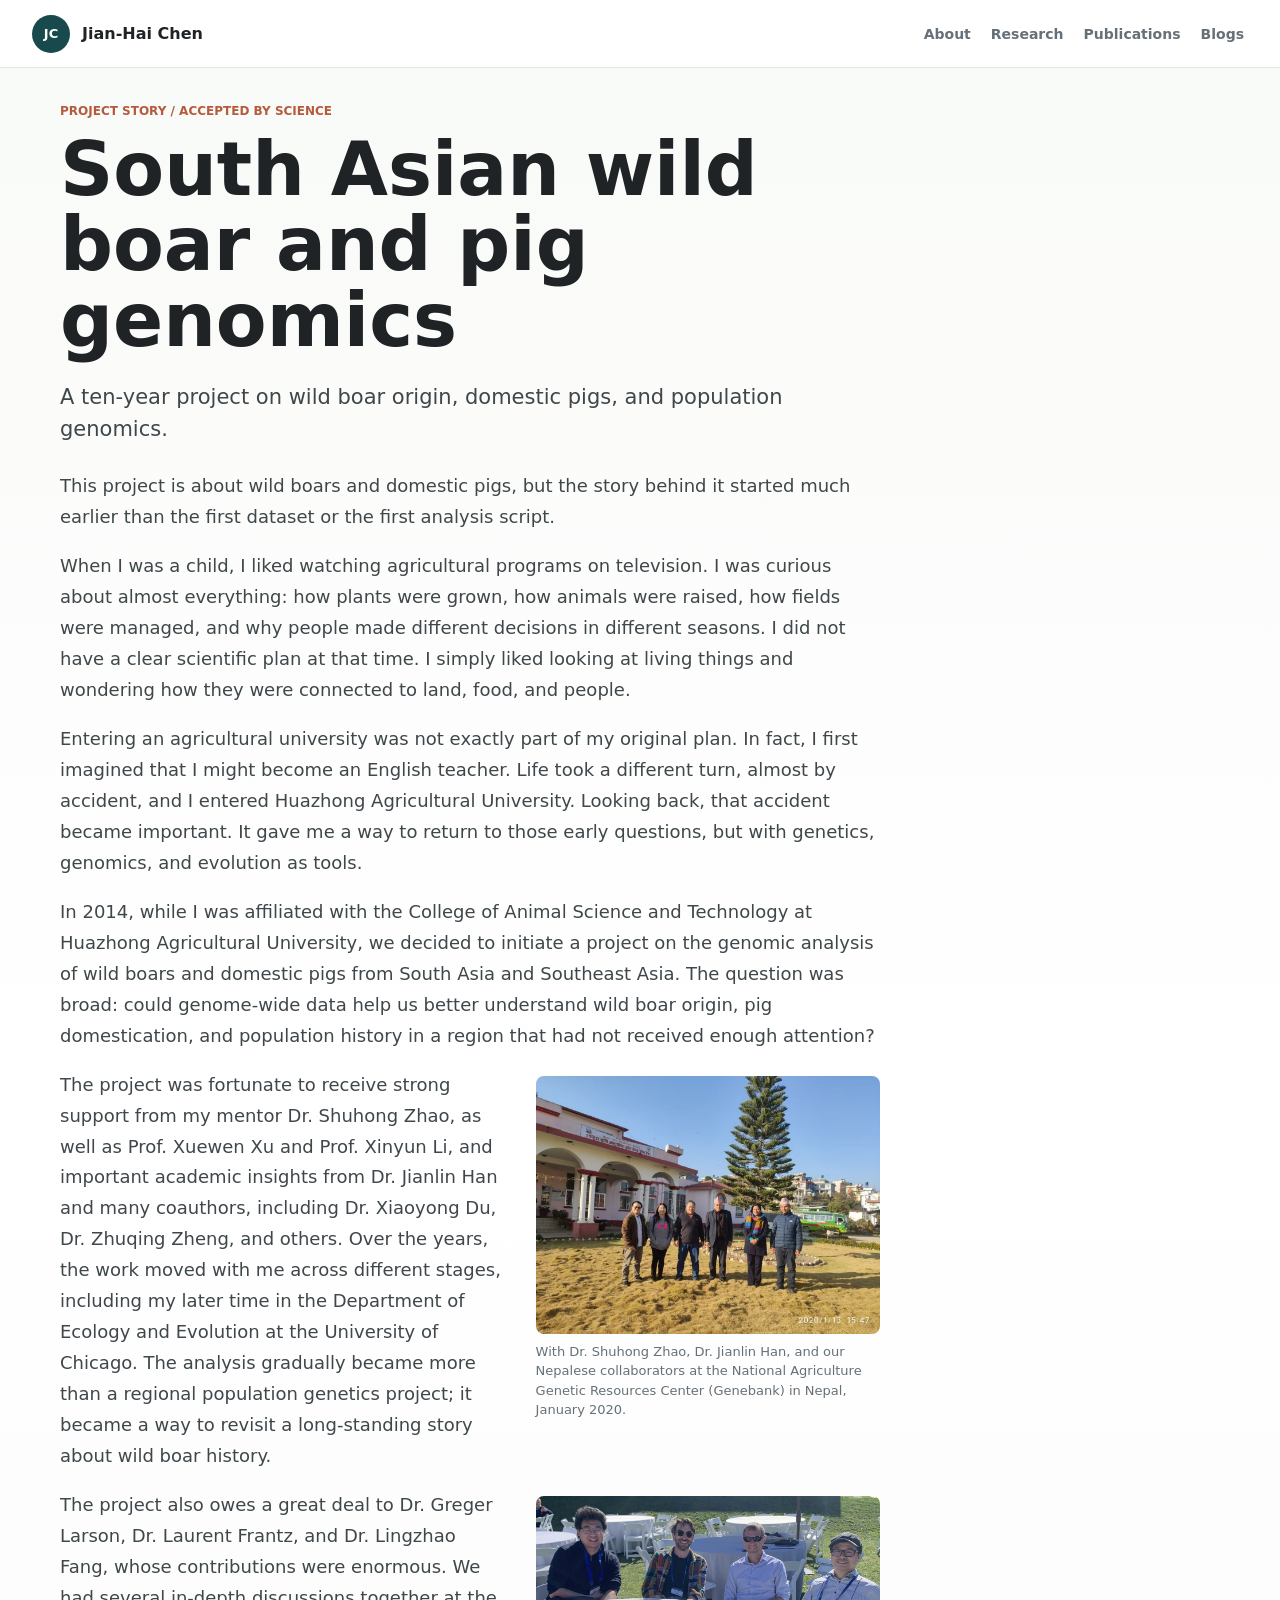
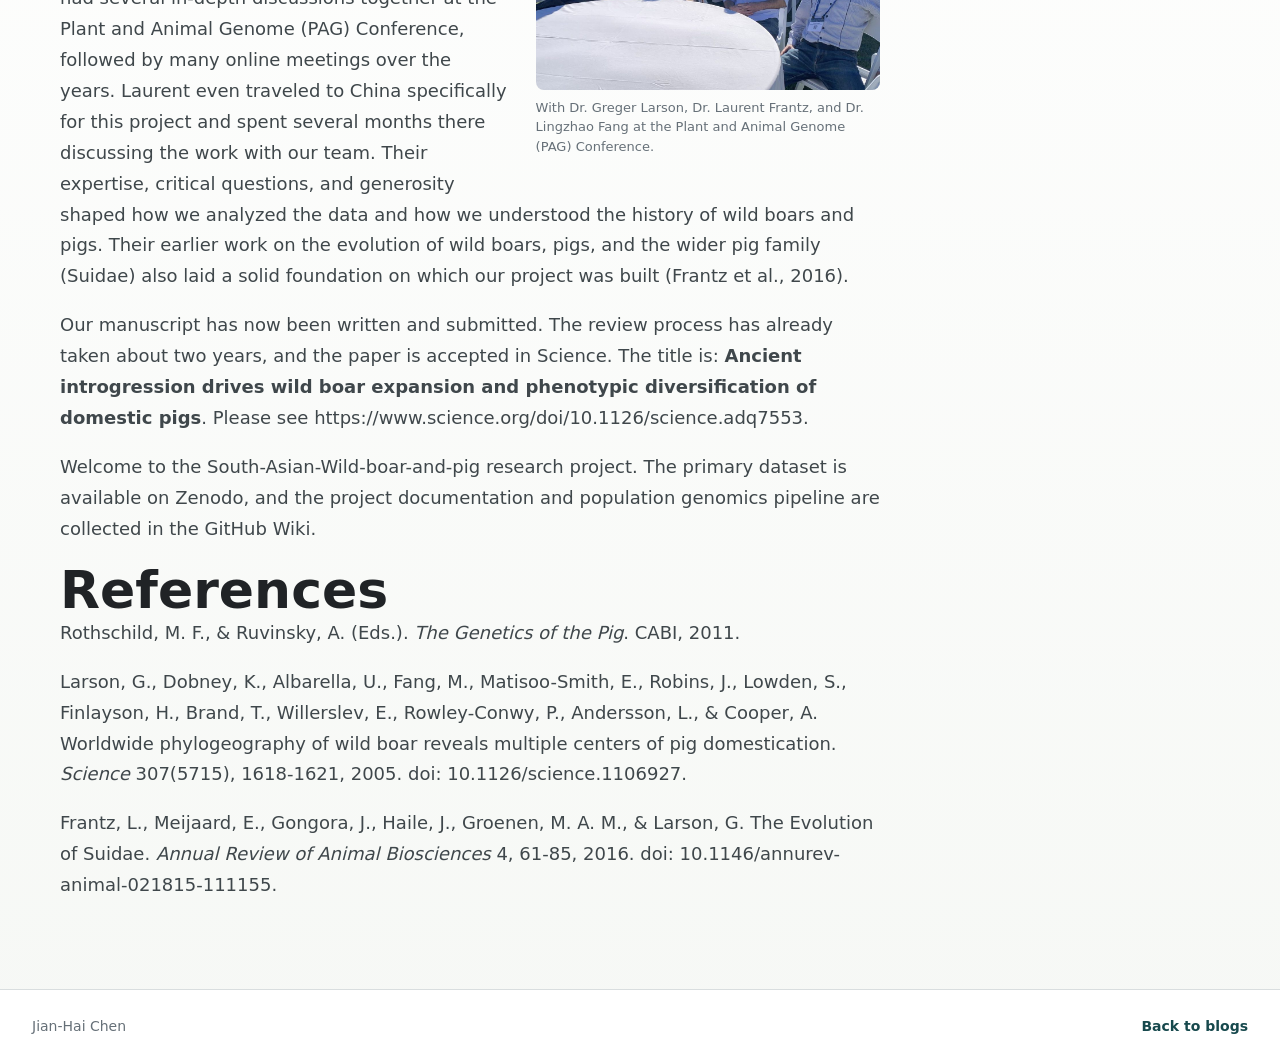
<file: notes/south-asian-wild-boar-and-pig.html>
<!doctype html>
<html lang="en">
  <head>
    <meta charset="utf-8">
    <meta name="viewport" content="width=device-width, initial-scale=1">
    <title>South Asian wild boar and pig genomics | Jian-Hai Chen</title>
    <meta name="description" content="A ten-year project on wild boar origin, domestic pigs, and population genomics.">
    <meta name="author" content="Jian-Hai Chen">
    <link rel="canonical" href="https://jianhaichen.github.io/notes/south-asian-wild-boar-and-pig.html">
    <meta property="og:type" content="article">
    <meta property="og:title" content="South Asian wild boar and pig genomics">
    <meta property="og:description" content="A ten-year project on wild boar origin, domestic pigs, and population genomics.">
    <meta property="og:url" content="https://jianhaichen.github.io/notes/south-asian-wild-boar-and-pig.html">
    <link rel="stylesheet" href="../styles.css">
  </head>
  <body>
    <header class="site-header" aria-label="Site navigation">
      <a class="brand" href="../">
        <span class="brand-mark" aria-hidden="true">JC</span>
        <span>Jian-Hai Chen</span>
      </a>
      <nav class="nav-links" aria-label="Primary">
        <a href="../#about">About</a>
        <a href="../#research">Research</a>
        <a href="../#publications">Publications</a>
        <a href="./">Blogs</a>
      </nav>
    </header>

    <main>
      <article class="section-block note-page">
        <p class="eyebrow">Project story / Accepted by Science</p>
        <h1>South Asian wild boar and pig genomics</h1>
        <p class="lead">A ten-year project on wild boar origin, domestic pigs, and population genomics.</p>
        <p>This project is about wild boars and domestic pigs, but the story behind it started much earlier than the first dataset or the first analysis script.</p>
        <p>When I was a child, I liked watching agricultural programs on television. I was curious about almost everything: how plants were grown, how animals were raised, how fields were managed, and why people made different decisions in different seasons. I did not have a clear scientific plan at that time. I simply liked looking at living things and wondering how they were connected to land, food, and people.</p>
        <p>Entering an agricultural university was not exactly part of my original plan. In fact, I first imagined that I might become an English teacher. Life took a different turn, almost by accident, and I entered Huazhong Agricultural University. Looking back, that accident became important. It gave me a way to return to those early questions, but with genetics, genomics, and evolution as tools.</p>
        <p>In 2014, while I was affiliated with the College of Animal Science and Technology at Huazhong Agricultural University, we decided to initiate a project on the genomic analysis of wild boars and domestic pigs from South Asia and Southeast Asia. The question was broad: could genome-wide data help us better understand wild boar origin, pig domestication, and population history in a region that had not received enough attention?</p>
        <figure class="note-figure"><img src="../assets/blog/wild-boar-nepal-genebank-2020.jpg" alt="With Dr. Shuhong Zhao, Dr. Jianlin Han, and our Nepalese collaborators at the National Agriculture Genetic Resources Center (Genebank) in Nepal, January 2020." loading="lazy"><figcaption>With Dr. Shuhong Zhao, Dr. Jianlin Han, and our Nepalese collaborators at the National Agriculture Genetic Resources Center (Genebank) in Nepal, January 2020.</figcaption></figure>
        <p>The project was fortunate to receive strong support from my mentor Dr. Shuhong Zhao, as well as Prof. Xuewen Xu and Prof. Xinyun Li, and important academic insights from Dr. Jianlin Han and many coauthors, including Dr. Xiaoyong Du, Dr. Zhuqing Zheng, and others. Over the years, the work moved with me across different stages, including my later time in the Department of Ecology and Evolution at the University of Chicago. The analysis gradually became more than a regional population genetics project; it became a way to revisit a long-standing story about wild boar history.</p>
        <figure class="note-figure"><img src="../assets/blog/wild-boar-pag-meeting.jpg" alt="With Dr. Greger Larson, Dr. Laurent Frantz, and Dr. Lingzhao Fang at the Plant and Animal Genome (PAG) Conference." loading="lazy"><figcaption>With Dr. Greger Larson, Dr. Laurent Frantz, and Dr. Lingzhao Fang at the Plant and Animal Genome (PAG) Conference.</figcaption></figure>
        <p>The project also owes a great deal to Dr. Greger Larson, Dr. Laurent Frantz, and Dr. Lingzhao Fang, whose contributions were enormous. We had several in-depth discussions together at the Plant and Animal Genome (PAG) Conference, followed by many online meetings over the years. Laurent even traveled to China specifically for this project and spent several months there discussing the work with our team. Their expertise, critical questions, and generosity shaped how we analyzed the data and how we understood the history of wild boars and pigs. Their earlier work on the evolution of wild boars, pigs, and the wider pig family (Suidae) also laid a solid foundation on which our project was built (Frantz et al., 2016).</p>
        <p>Our manuscript has now been written and submitted. The review process has already taken about two years, and the paper is accepted in Science. The title is: <strong>Ancient introgression drives wild boar expansion and phenotypic diversification of domestic pigs</strong>. Please see <a href="https://www.science.org/doi/10.1126/science.adq7553">https://www.science.org/doi/10.1126/science.adq7553</a>.</p>
        <p>Welcome to the South-Asian-Wild-boar-and-pig research project. The primary dataset is available on <a href="https://zenodo.org/records/10529160">Zenodo</a>, and the project documentation and population genomics pipeline are collected in the <a href="https://github.com/JianhaiChen/South-Asian-Wild-boar-and-pig/wiki">GitHub Wiki</a>.</p>
        <h2>References</h2>
        <p>Rothschild, M. F., &amp; Ruvinsky, A. (Eds.). <em>The Genetics of the Pig</em>. CABI, 2011.</p>
        <p>Larson, G., Dobney, K., Albarella, U., Fang, M., Matisoo-Smith, E., Robins, J., Lowden, S., Finlayson, H., Brand, T., Willerslev, E., Rowley-Conwy, P., Andersson, L., &amp; Cooper, A. Worldwide phylogeography of wild boar reveals multiple centers of pig domestication. <em>Science</em> 307(5715), 1618-1621, 2005. doi: 10.1126/science.1106927.</p>
        <p>Frantz, L., Meijaard, E., Gongora, J., Haile, J., Groenen, M. A. M., &amp; Larson, G. The Evolution of Suidae. <em>Annual Review of Animal Biosciences</em> 4, 61-85, 2016. doi: <a href="https://doi.org/10.1146/annurev-animal-021815-111155">10.1146/annurev-animal-021815-111155</a>.</p>
      </article>
    </main>

    <footer class="site-footer">
      <p>Jian-Hai Chen</p>
      <a href="./">Back to blogs</a>
    </footer>
  </body>
</html>
</file>
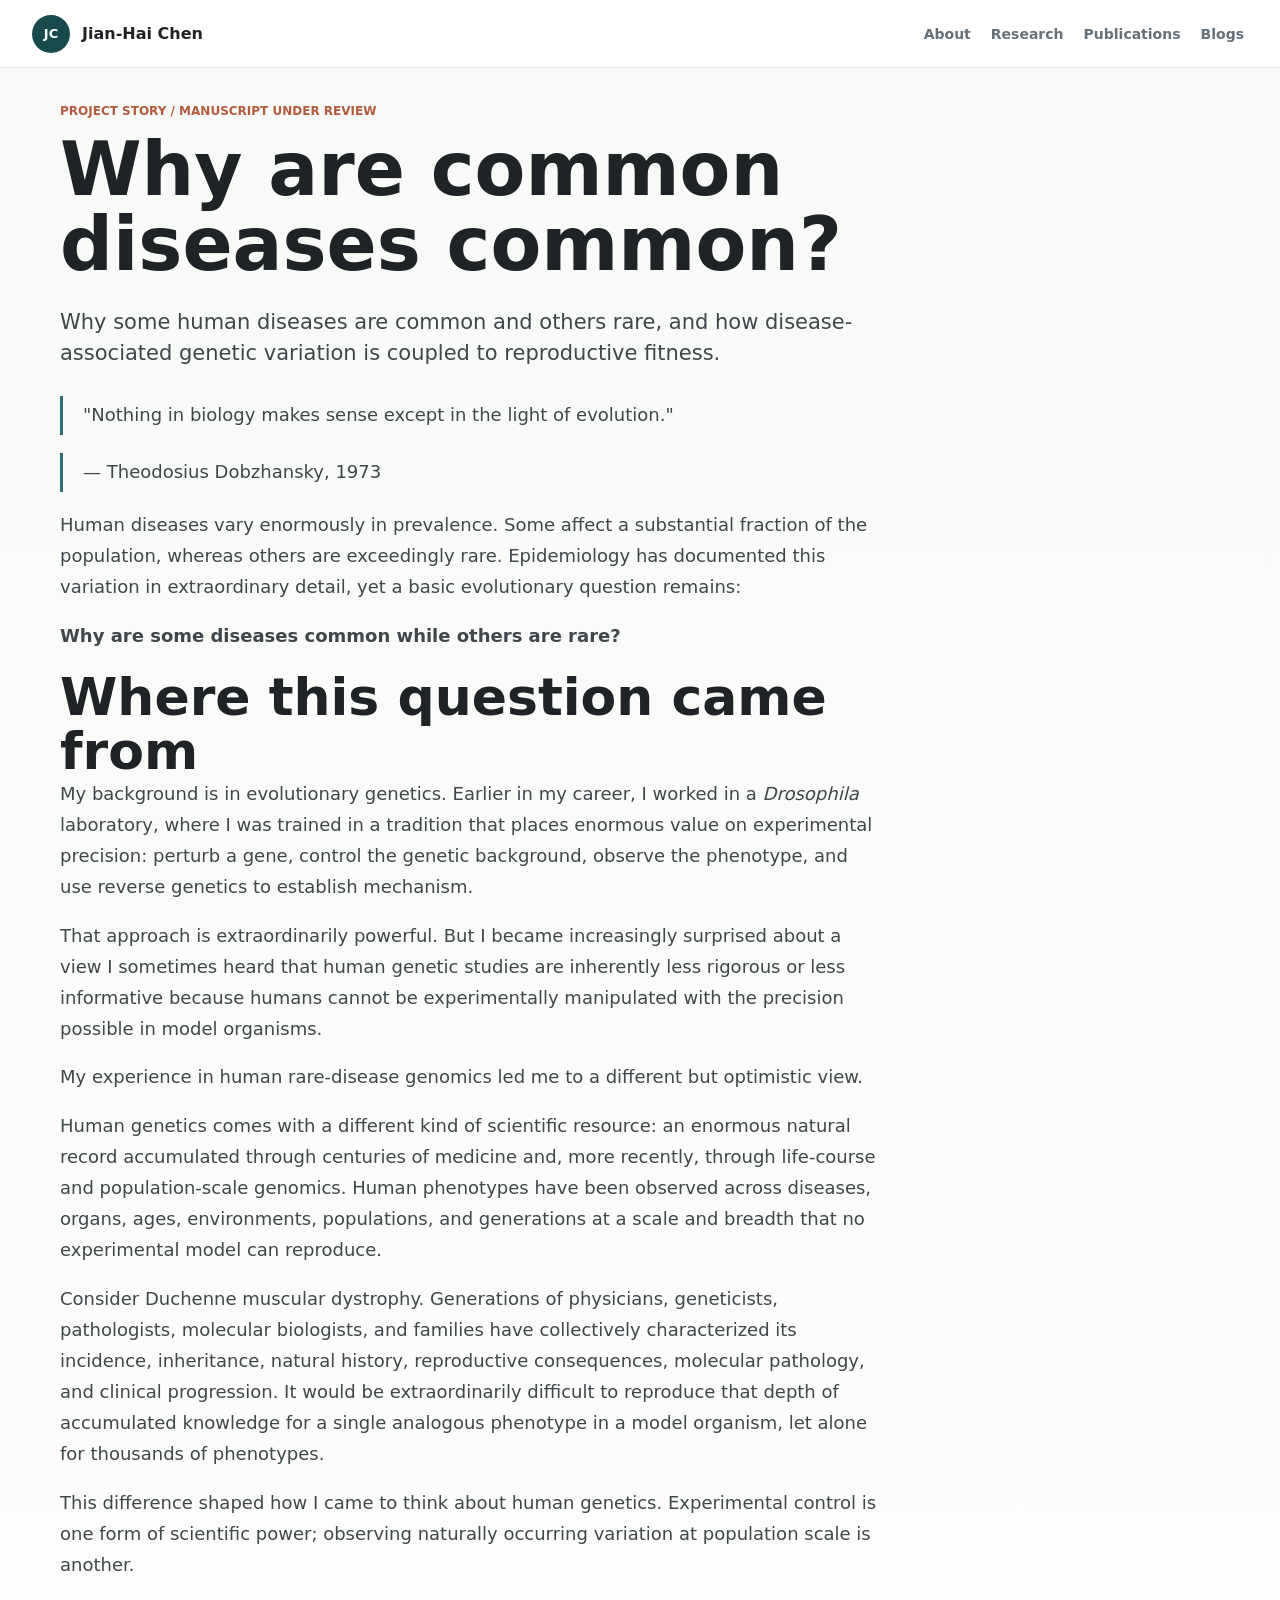
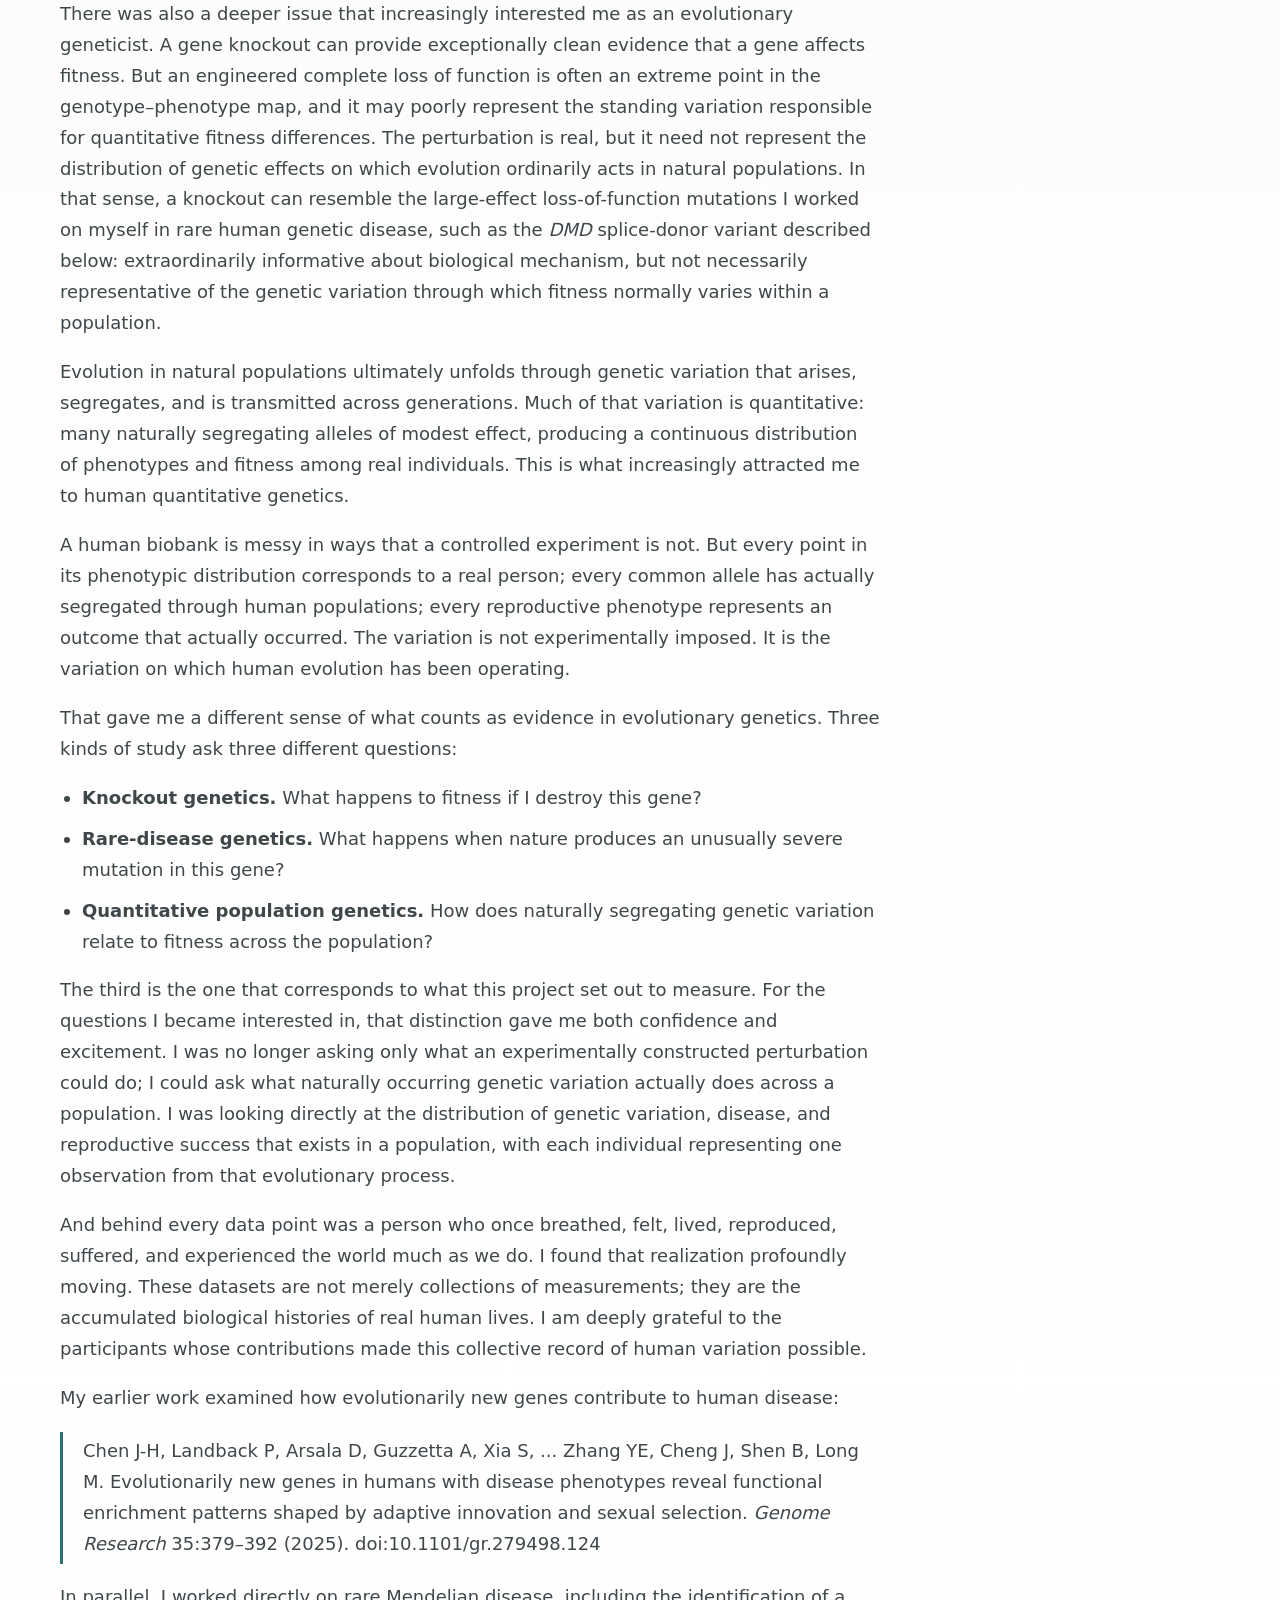
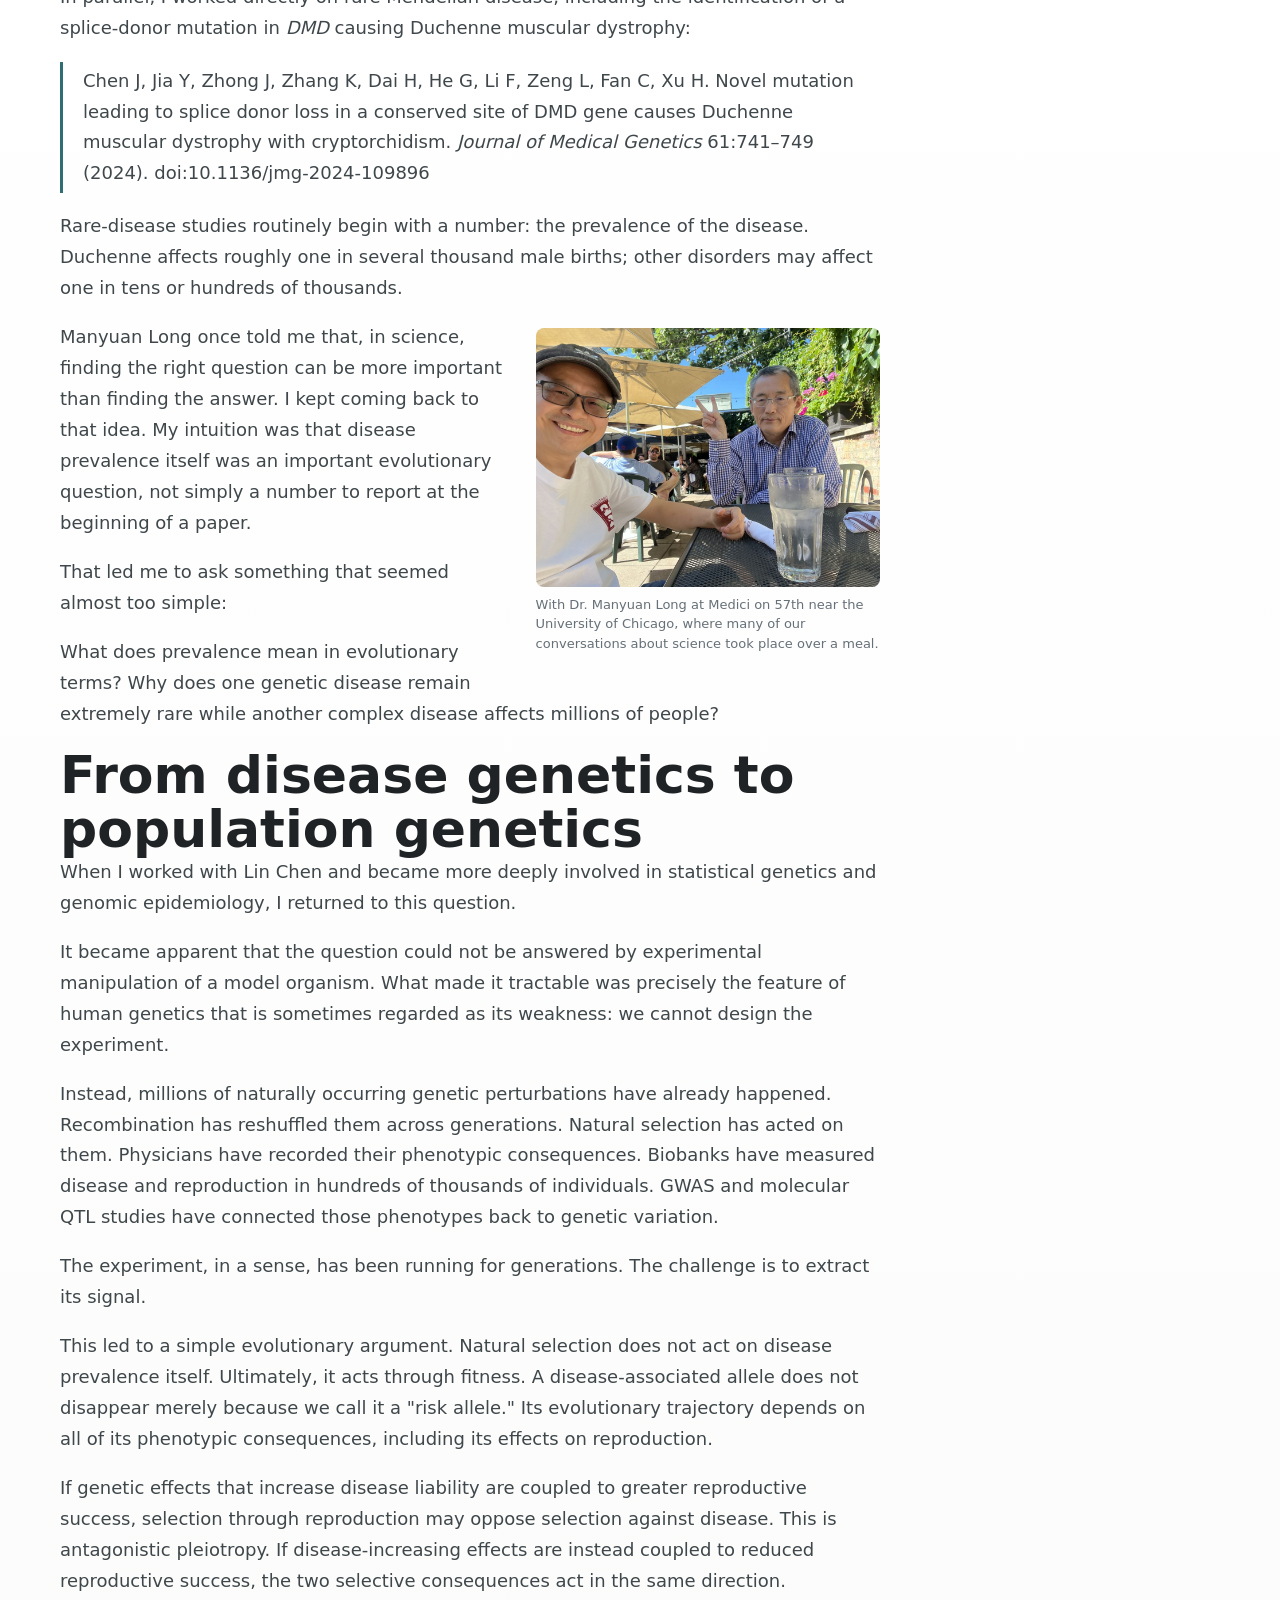
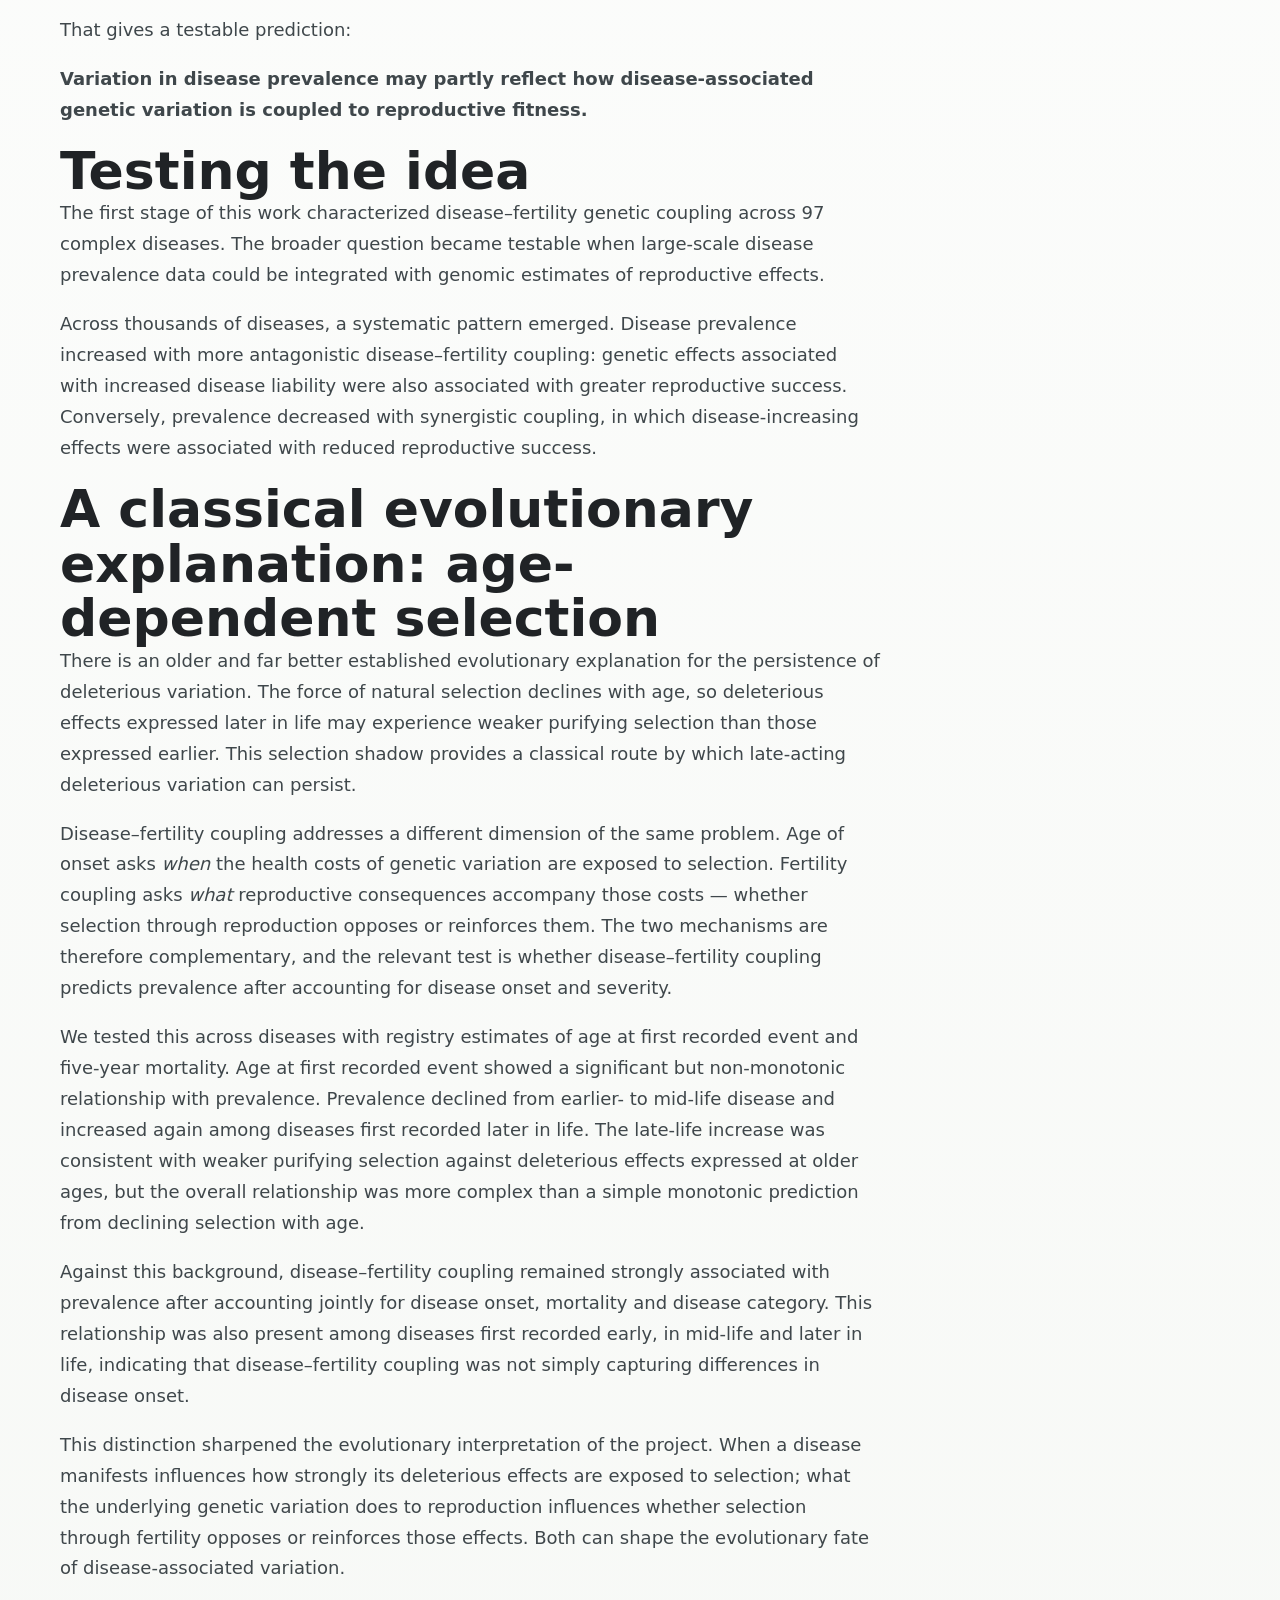
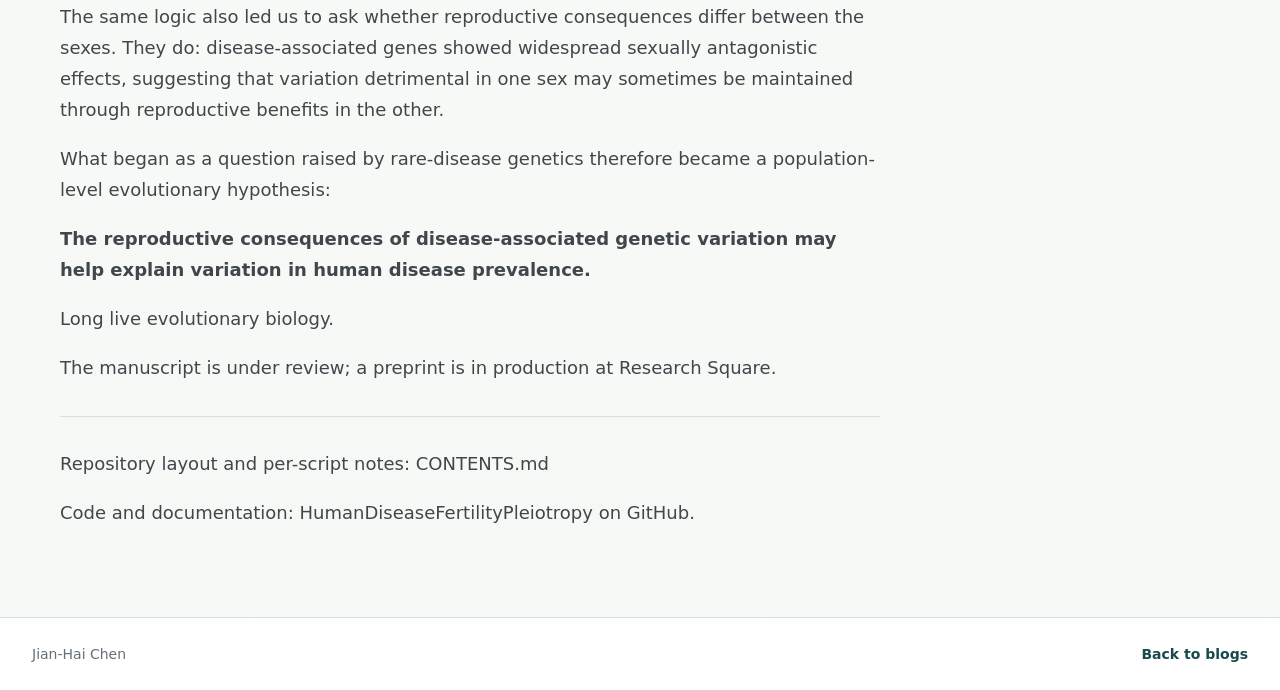
<file: notes/why-are-common-diseases-common.html>
<!doctype html>
<html lang="en">
  <head>
    <meta charset="utf-8">
    <meta name="viewport" content="width=device-width, initial-scale=1">
    <title>Why are common diseases common? | Jian-Hai Chen</title>
    <meta name="description" content="Why some human diseases are common and others rare, and how disease-associated genetic variation is coupled to reproductive fitness.">
    <meta name="author" content="Jian-Hai Chen">
    <link rel="canonical" href="https://jianhaichen.github.io/notes/why-are-common-diseases-common.html">
    <meta property="og:type" content="article">
    <meta property="og:title" content="Why are common diseases common?">
    <meta property="og:description" content="Why some human diseases are common and others rare, and how disease-associated genetic variation is coupled to reproductive fitness.">
    <meta property="og:url" content="https://jianhaichen.github.io/notes/why-are-common-diseases-common.html">
    <link rel="stylesheet" href="../styles.css">
  </head>
  <body>
    <header class="site-header" aria-label="Site navigation">
      <a class="brand" href="../">
        <span class="brand-mark" aria-hidden="true">JC</span>
        <span>Jian-Hai Chen</span>
      </a>
      <nav class="nav-links" aria-label="Primary">
        <a href="../#about">About</a>
        <a href="../#research">Research</a>
        <a href="../#publications">Publications</a>
        <a href="./">Blogs</a>
      </nav>
    </header>

    <main>
      <article class="section-block note-page">
        <p class="eyebrow">Project story / Manuscript under review</p>
        <h1>Why are common diseases common?</h1>
        <p class="lead">Why some human diseases are common and others rare, and how disease-associated genetic variation is coupled to reproductive fitness.</p>
        <blockquote><p>&quot;Nothing in biology makes sense except in the light of evolution.&quot;</p></blockquote>
        <blockquote><p>— Theodosius Dobzhansky, 1973</p></blockquote>
        <p>Human diseases vary enormously in prevalence. Some affect a substantial fraction of the population, whereas others are exceedingly rare. Epidemiology has documented this variation in extraordinary detail, yet a basic evolutionary question remains:</p>
        <p><strong>Why are some diseases common while others are rare?</strong></p>
        <h2>Where this question came from</h2>
        <p>My background is in evolutionary genetics. Earlier in my career, I worked in a <em>Drosophila</em> laboratory, where I was trained in a tradition that places enormous value on experimental precision: perturb a gene, control the genetic background, observe the phenotype, and use reverse genetics to establish mechanism.</p>
        <p>That approach is extraordinarily powerful. But I became increasingly surprised about a view I sometimes heard that human genetic studies are inherently less rigorous or less informative because humans cannot be experimentally manipulated with the precision possible in model organisms.</p>
        <p>My experience in human rare-disease genomics led me to a different but optimistic view.</p>
        <p>Human genetics comes with a different kind of scientific resource: an enormous natural record accumulated through centuries of medicine and, more recently, through life-course and population-scale genomics. Human phenotypes have been observed across diseases, organs, ages, environments, populations, and generations at a scale and breadth that no experimental model can reproduce.</p>
        <p>Consider Duchenne muscular dystrophy. Generations of physicians, geneticists, pathologists, molecular biologists, and families have collectively characterized its incidence, inheritance, natural history, reproductive consequences, molecular pathology, and clinical progression. It would be extraordinarily difficult to reproduce that depth of accumulated knowledge for a single analogous phenotype in a model organism, let alone for thousands of phenotypes.</p>
        <p>This difference shaped how I came to think about human genetics. Experimental control is one form of scientific power; observing naturally occurring variation at population scale is another.</p>
        <p>There was also a deeper issue that increasingly interested me as an evolutionary geneticist. A gene knockout can provide exceptionally clean evidence that a gene affects fitness. But an engineered complete loss of function is often an extreme point in the genotype–phenotype map, and it may poorly represent the standing variation responsible for quantitative fitness differences. The perturbation is real, but it need not represent the distribution of genetic effects on which evolution ordinarily acts in natural populations. In that sense, a knockout can resemble the large-effect loss-of-function mutations I worked on myself in rare human genetic disease, such as the <em>DMD</em> splice-donor variant described below: extraordinarily informative about biological mechanism, but not necessarily representative of the genetic variation through which fitness normally varies within a population.</p>
        <p>Evolution in natural populations ultimately unfolds through genetic variation that arises, segregates, and is transmitted across generations. Much of that variation is quantitative: many naturally segregating alleles of modest effect, producing a continuous distribution of phenotypes and fitness among real individuals. This is what increasingly attracted me to human quantitative genetics.</p>
        <p>A human biobank is messy in ways that a controlled experiment is not. But every point in its phenotypic distribution corresponds to a real person; every common allele has actually segregated through human populations; every reproductive phenotype represents an outcome that actually occurred. The variation is not experimentally imposed. It is the variation on which human evolution has been operating.</p>
        <p>That gave me a different sense of what counts as evidence in evolutionary genetics. Three kinds of study ask three different questions:</p>
        <ul><li><strong>Knockout genetics.</strong> What happens to fitness if I destroy this gene?</li><li><strong>Rare-disease genetics.</strong> What happens when nature produces an unusually severe mutation in this gene?</li><li><strong>Quantitative population genetics.</strong> How does naturally segregating genetic variation relate to fitness across the population?</li></ul>
        <p>The third is the one that corresponds to what this project set out to measure. For the questions I became interested in, that distinction gave me both confidence and excitement. I was no longer asking only what an experimentally constructed perturbation could do; I could ask what naturally occurring genetic variation actually does across a population. I was looking directly at the distribution of genetic variation, disease, and reproductive success that exists in a population, with each individual representing one observation from that evolutionary process.</p>
        <p>And behind every data point was a person who once breathed, felt, lived, reproduced, suffered, and experienced the world much as we do. I found that realization profoundly moving. These datasets are not merely collections of measurements; they are the accumulated biological histories of real human lives. I am deeply grateful to the participants whose contributions made this collective record of human variation possible.</p>
        <p>My earlier work examined how evolutionarily new genes contribute to human disease:</p>
        <blockquote><p>Chen J-H, Landback P, Arsala D, Guzzetta A, Xia S, ... Zhang YE, Cheng J, Shen B, Long M. Evolutionarily new genes in humans with disease phenotypes reveal functional enrichment patterns shaped by adaptive innovation and sexual selection. <em>Genome Research</em> 35:379–392 (2025). doi:10.1101/gr.279498.124</p></blockquote>
        <p>In parallel, I worked directly on rare Mendelian disease, including the identification of a splice-donor mutation in <em>DMD</em> causing Duchenne muscular dystrophy:</p>
        <blockquote><p>Chen J, Jia Y, Zhong J, Zhang K, Dai H, He G, Li F, Zeng L, Fan C, Xu H. Novel mutation leading to splice donor loss in a conserved site of DMD gene causes Duchenne muscular dystrophy with cryptorchidism. <em>Journal of Medical Genetics</em> 61:741–749 (2024). doi:10.1136/jmg-2024-109896</p></blockquote>
        <p>Rare-disease studies routinely begin with a number: the prevalence of the disease. Duchenne affects roughly one in several thousand male births; other disorders may affect one in tens or hundreds of thousands.</p>
        <figure class="note-figure"><img src="../assets/blog/new-genes-medici-manyuan.jpg" alt="With Dr. Manyuan Long at Medici on 57th near the University of Chicago, where many of our conversations about science took place over a meal." loading="lazy"><figcaption>With Dr. Manyuan Long at Medici on 57th near the University of Chicago, where many of our conversations about science took place over a meal.</figcaption></figure>
        <p>Manyuan Long once told me that, in science, finding the right question can be more important than finding the answer. I kept coming back to that idea. My intuition was that disease prevalence itself was an important evolutionary question, not simply a number to report at the beginning of a paper.</p>
        <p>That led me to ask something that seemed almost too simple:</p>
        <p>What does prevalence mean in evolutionary terms? Why does one genetic disease remain extremely rare while another complex disease affects millions of people?</p>
        <h2>From disease genetics to population genetics</h2>
        <p>When I worked with Lin Chen and became more deeply involved in statistical genetics and genomic epidemiology, I returned to this question.</p>
        <p>It became apparent that the question could not be answered by experimental manipulation of a model organism. What made it tractable was precisely the feature of human genetics that is sometimes regarded as its weakness: we cannot design the experiment.</p>
        <p>Instead, millions of naturally occurring genetic perturbations have already happened. Recombination has reshuffled them across generations. Natural selection has acted on them. Physicians have recorded their phenotypic consequences. Biobanks have measured disease and reproduction in hundreds of thousands of individuals. GWAS and molecular QTL studies have connected those phenotypes back to genetic variation.</p>
        <p>The experiment, in a sense, has been running for generations. The challenge is to extract its signal.</p>
        <p>This led to a simple evolutionary argument. Natural selection does not act on disease prevalence itself. Ultimately, it acts through fitness. A disease-associated allele does not disappear merely because we call it a &quot;risk allele.&quot; Its evolutionary trajectory depends on all of its phenotypic consequences, including its effects on reproduction.</p>
        <p>If genetic effects that increase disease liability are coupled to greater reproductive success, selection through reproduction may oppose selection against disease. This is antagonistic pleiotropy. If disease-increasing effects are instead coupled to reduced reproductive success, the two selective consequences act in the same direction.</p>
        <p>That gives a testable prediction:</p>
        <p><strong>Variation in disease prevalence may partly reflect how disease-associated genetic variation is coupled to reproductive fitness.</strong></p>
        <h2>Testing the idea</h2>
        <p>The first stage of this work characterized disease–fertility genetic coupling across 97 complex diseases. The broader question became testable when large-scale disease prevalence data could be integrated with genomic estimates of reproductive effects.</p>
        <p>Across thousands of diseases, a systematic pattern emerged. Disease prevalence increased with more antagonistic disease–fertility coupling: genetic effects associated with increased disease liability were also associated with greater reproductive success. Conversely, prevalence decreased with synergistic coupling, in which disease-increasing effects were associated with reduced reproductive success.</p>
        <h2>A classical evolutionary explanation: age-dependent selection</h2>
        <p>There is an older and far better established evolutionary explanation for the persistence of deleterious variation. The force of natural selection declines with age, so deleterious effects expressed later in life may experience weaker purifying selection than those expressed earlier. This selection shadow provides a classical route by which late-acting deleterious variation can persist.</p>
        <p>Disease–fertility coupling addresses a different dimension of the same problem. Age of onset asks <em>when</em> the health costs of genetic variation are exposed to selection. Fertility coupling asks <em>what</em> reproductive consequences accompany those costs — whether selection through reproduction opposes or reinforces them. The two mechanisms are therefore complementary, and the relevant test is whether disease–fertility coupling predicts prevalence after accounting for disease onset and severity.</p>
        <p>We tested this across diseases with registry estimates of age at first recorded event and five-year mortality. Age at first recorded event showed a significant but non-monotonic relationship with prevalence. Prevalence declined from earlier- to mid-life disease and increased again among diseases first recorded later in life. The late-life increase was consistent with weaker purifying selection against deleterious effects expressed at older ages, but the overall relationship was more complex than a simple monotonic prediction from declining selection with age.</p>
        <p>Against this background, disease–fertility coupling remained strongly associated with prevalence after accounting jointly for disease onset, mortality and disease category. This relationship was also present among diseases first recorded early, in mid-life and later in life, indicating that disease–fertility coupling was not simply capturing differences in disease onset.</p>
        <p>This distinction sharpened the evolutionary interpretation of the project. When a disease manifests influences how strongly its deleterious effects are exposed to selection; what the underlying genetic variation does to reproduction influences whether selection through fertility opposes or reinforces those effects. Both can shape the evolutionary fate of disease-associated variation.</p>
        <p>The same logic also led us to ask whether reproductive consequences differ between the sexes. They do: disease-associated genes showed widespread sexually antagonistic effects, suggesting that variation detrimental in one sex may sometimes be maintained through reproductive benefits in the other.</p>
        <p>What began as a question raised by rare-disease genetics therefore became a population-level evolutionary hypothesis:</p>
        <p><strong>The reproductive consequences of disease-associated genetic variation may help explain variation in human disease prevalence.</strong></p>
        <p>Long live evolutionary biology.</p>
        <p>The manuscript is under review; a preprint is in production at Research Square.</p>
        <hr>
        <p>Repository layout and per-script notes: <a href="https://github.com/JianhaiChen/HumanDiseaseFertilityPleiotropy/blob/main/CONTENTS.md">CONTENTS.md</a></p>
        <p>Code and documentation: <a href="https://github.com/JianhaiChen/HumanDiseaseFertilityPleiotropy">HumanDiseaseFertilityPleiotropy on GitHub</a>.</p>
      </article>
    </main>

    <footer class="site-footer">
      <p>Jian-Hai Chen</p>
      <a href="./">Back to blogs</a>
    </footer>
  </body>
</html>
</file>
<file: styles.css>
:root {
  --ink: #202326;
  --muted: #667078;
  --line: #d9dedf;
  --paper: #f8faf7;
  --surface: #ffffff;
  --accent: #2f6f73;
  --accent-strong: #17494d;
  --warm: #b55b3d;
  --gold: #c99b2e;
  --shadow: 0 20px 50px rgba(32, 35, 38, 0.08);
  color-scheme: light;
}

* {
  box-sizing: border-box;
}

html {
  scroll-behavior: smooth;
}

body {
  margin: 0;
  font-family: Inter, ui-sans-serif, system-ui, -apple-system, BlinkMacSystemFont, "Segoe UI", sans-serif;
  color: var(--ink);
  background:
    linear-gradient(180deg, rgba(248, 250, 247, 0.94) 0%, #ffffff 42%, #f6f8f5 100%);
}

a {
  color: inherit;
  text-decoration: none;
}

button,
input {
  font: inherit;
}

.site-header {
  position: sticky;
  top: 0;
  z-index: 20;
  display: flex;
  align-items: center;
  justify-content: space-between;
  min-height: 68px;
  padding: 0 32px;
  background: rgba(255, 255, 255, 0.9);
  border-bottom: 1px solid rgba(217, 222, 223, 0.75);
  backdrop-filter: blur(18px);
}

.brand,
.nav-links {
  display: flex;
  align-items: center;
  gap: 12px;
}

.brand {
  font-weight: 720;
}

.brand-mark {
  display: inline-grid;
  place-items: center;
  width: 38px;
  height: 38px;
  border-radius: 50%;
  color: #ffffff;
  background: var(--accent-strong);
  font-size: 13px;
}

.nav-links a {
  color: var(--muted);
  font-size: 14px;
  font-weight: 620;
  padding: 8px 4px;
}

.nav-links a:hover,
.nav-links a:focus-visible {
  color: var(--accent-strong);
}

main {
  width: min(1160px, calc(100% - 40px));
  margin: 0 auto;
}

.front-section {
  padding: 18px 0 22px;
}

.front-card,
.profiles-panel {
  border: 1px solid var(--line);
  border-radius: 8px;
  background: rgba(255, 255, 255, 0.9);
  box-shadow: var(--shadow);
}

.bio-card {
  display: grid;
  grid-template-columns: 240px minmax(0, 1fr);
  gap: 32px;
  align-items: start;
  padding: 28px;
}

.bio-photo {
  width: 100%;
  aspect-ratio: 1 / 1;
  object-fit: cover;
  border-radius: 6px;
  background: #e7ebe9;
}

.bio-text {
  min-width: 0;
}

.front-card h1 {
  margin-bottom: 16px;
  font-size: clamp(32px, 3.8vw, 48px);
  line-height: 1.12;
}

.front-card h2 {
  margin-bottom: 0;
  font-size: 24px;
}

.notice-card,
.blog-card {
  padding: 24px;
}

.updates-section {
  display: grid;
  grid-template-columns: repeat(2, minmax(0, 1fr));
  gap: 16px;
  padding: 0 0 44px;
}

.activity-row {
  display: grid;
  grid-template-columns: repeat(2, minmax(0, 1fr));
  gap: 16px;
  padding: 0 0 18px;
}

.content-shell {
  display: grid;
  grid-template-columns: minmax(300px, 0.78fr) minmax(0, 1.8fr);
  gap: 18px;
  align-items: start;
  padding: 4px 0 78px;
}

.research-only-shell {
  grid-template-columns: 1fr;
  padding-top: 0;
}

.activity-column,
.research-column {
  display: grid;
  gap: 18px;
  min-width: 0;
}

.content-shell .section-block {
  padding: 0;
}

.card-heading {
  display: flex;
  align-items: start;
  justify-content: space-between;
  gap: 16px;
  margin-bottom: 20px;
}

.item-count {
  display: inline-flex;
  align-items: center;
  min-height: 30px;
  padding: 0 10px;
  border: 1px solid var(--line);
  border-radius: 999px;
  color: var(--muted);
  background: #f7faf7;
  font-size: 12px;
  font-weight: 740;
  white-space: nowrap;
}

.compact-list {
  display: grid;
  gap: 18px;
}

.compact-item {
  padding-top: 16px;
  border-top: 1px solid var(--line);
}

.compact-item:first-child {
  padding-top: 0;
  border-top: 0;
}

.compact-item span {
  display: inline-block;
  margin-bottom: 8px;
  color: var(--gold);
  font-size: 12px;
  font-weight: 780;
}

.compact-item h3 {
  margin-bottom: 8px;
  font-size: 17px;
}

.compact-item p {
  margin-bottom: 0;
  color: var(--muted);
  line-height: 1.5;
}

.compact-item a:hover,
.compact-item a:focus-visible {
  color: var(--accent);
  text-decoration: underline;
}

.blog-actions {
  display: flex;
  flex-wrap: wrap;
  gap: 10px;
  margin-top: 16px;
}

.pager {
  display: flex;
  align-items: center;
  justify-content: space-between;
  gap: 10px;
  margin-top: 18px;
  padding-top: 14px;
  border-top: 1px solid var(--line);
  color: var(--muted);
  font-size: 13px;
  font-weight: 720;
}

.pager button {
  display: inline-grid;
  place-items: center;
  width: 34px;
  height: 34px;
  border: 1px solid var(--line);
  border-radius: 50%;
  color: var(--accent-strong);
  background: #ffffff;
  cursor: pointer;
}

.pager button:hover,
.pager button:focus-visible {
  border-color: rgba(47, 111, 115, 0.52);
  color: var(--accent);
}

.pager button:disabled {
  color: #aab3b6;
  background: #f2f4f2;
  cursor: default;
}

.subscribe-box {
  margin-top: 18px;
  padding-top: 18px;
  border-top: 1px solid var(--line);
}

.subscribe-box p {
  margin-bottom: 10px;
  color: var(--muted);
  font-size: 14px;
  font-weight: 700;
}

.subscribe-actions {
  display: flex;
  flex-wrap: wrap;
  gap: 10px;
}

.subscribe-actions form {
  margin: 0;
}

.icon-link {
  display: inline-flex;
  align-items: center;
  gap: 8px;
  min-height: 40px;
  padding: 0 12px;
  border: 1px solid var(--line);
  border-radius: 6px;
  color: var(--accent-strong);
  background: #ffffff;
  font-size: 14px;
  font-weight: 740;
  cursor: pointer;
}

.icon-link svg {
  width: 18px;
  height: 18px;
  fill: none;
  stroke: currentColor;
  stroke-width: 2;
  stroke-linecap: round;
  stroke-linejoin: round;
}

.icon-link:hover,
.icon-link:focus-visible {
  border-color: rgba(47, 111, 115, 0.52);
  color: var(--accent);
}

.intro-section {
  min-height: calc(100vh - 68px);
  display: grid;
  grid-template-columns: minmax(0, 1fr) 360px;
  gap: 56px;
  align-items: center;
  padding: 72px 0 60px;
}

.intro-copy {
  max-width: 760px;
}

.eyebrow {
  margin: 0 0 14px;
  color: var(--warm);
  font-size: 12px;
  font-weight: 760;
  letter-spacing: 0;
  text-transform: uppercase;
}

h1,
h2,
h3,
p {
  margin-top: 0;
}

h1 {
  margin-bottom: 24px;
  font-size: clamp(46px, 7vw, 74px);
  line-height: 1.02;
  letter-spacing: 0;
}

h1 span {
  display: block;
  color: var(--muted);
  font-size: 0.42em;
  font-weight: 560;
  line-height: 1.12;
  margin-top: 10px;
}

.lead {
  max-width: 860px;
  margin-bottom: 26px;
  color: #3f474b;
  font-size: clamp(17px, 1.8vw, 21px);
  line-height: 1.5;
}

.hero-actions {
  display: flex;
  flex-wrap: wrap;
  gap: 12px;
}

.primary-link,
.secondary-link {
  display: inline-flex;
  align-items: center;
  justify-content: center;
  min-height: 44px;
  padding: 0 18px;
  border-radius: 6px;
  font-size: 14px;
  font-weight: 720;
}

.primary-link {
  color: #ffffff;
  background: var(--accent-strong);
}

.secondary-link {
  color: var(--accent-strong);
  border: 1px solid var(--line);
  background: rgba(255, 255, 255, 0.62);
}

.profile-panel {
  display: grid;
  gap: 20px;
  align-content: start;
  padding: 20px;
  background: var(--surface);
  border: 1px solid var(--line);
  border-radius: 8px;
  box-shadow: var(--shadow);
}

.profile-photo {
  width: 100%;
  aspect-ratio: 1 / 1;
  object-fit: cover;
  border-radius: 6px;
  background: #e7ebe9;
}

.profile-name {
  margin-bottom: 6px;
  font-size: 22px;
  font-weight: 760;
}

.profile-affiliation {
  margin-bottom: 0;
  color: var(--muted);
  line-height: 1.45;
}

.profile-tags,
.year-filter {
  display: flex;
  flex-wrap: wrap;
  gap: 8px;
}

.tag,
.year-chip {
  display: inline-flex;
  align-items: center;
  min-height: 30px;
  padding: 0 10px;
  border: 1px solid var(--line);
  border-radius: 999px;
  color: var(--accent-strong);
  background: #f4f8f5;
  font-size: 13px;
  font-weight: 680;
}

.research-section {
  padding-top: 0;
}

.research-layout {
  display: grid;
  grid-template-columns: minmax(0, 1fr) 260px;
  gap: 18px;
  align-items: start;
  margin-bottom: 18px;
}

.profiles-panel {
  padding: 24px;
}

.content-shell .profiles-panel {
  padding: 20px;
}

.profiles-panel .section-heading {
  margin-bottom: 22px;
}

.section-block {
  padding: 36px 0 70px;
}

.section-heading {
  max-width: 760px;
  margin-bottom: 20px;
}

.section-heading.with-action {
  display: flex;
  align-items: end;
  justify-content: space-between;
  gap: 24px;
  max-width: 100%;
}

h2 {
  margin-bottom: 0;
  font-size: clamp(32px, 5vw, 52px);
  line-height: 1.05;
  letter-spacing: 0;
}

h3 {
  margin-bottom: 10px;
  font-size: 20px;
  letter-spacing: 0;
}

.content-shell h2 {
  font-size: 26px;
  line-height: 1.18;
}

.content-shell h3 {
  font-size: 17px;
}

.focus-grid {
  display: grid;
  grid-template-columns: repeat(3, 1fr);
  gap: 16px;
}

.focus-grid article,
.featured-item,
.publication-item,
.evidence-panel,
.source-item,
.note-item {
  border: 1px solid var(--line);
  border-radius: 8px;
  background: rgba(255, 255, 255, 0.86);
}

.focus-grid article {
  padding: 20px;
}

.focus-grid p {
  margin-bottom: 0;
  color: var(--muted);
  line-height: 1.55;
}

.journey-layout {
  display: grid;
  grid-template-columns: minmax(0, 1fr) 360px;
  gap: 18px;
  align-items: start;
}

.evidence-panel h3 {
  margin-bottom: 8px;
}

.evidence-panel dd {
  margin-bottom: 0;
  color: var(--muted);
  line-height: 1.55;
}

.evidence-panel {
  padding: 22px;
}

.evidence-panel dl {
  display: grid;
  gap: 18px;
  margin: 18px 0 0;
}

.evidence-panel dt {
  margin-bottom: 4px;
  color: var(--accent-strong);
  font-size: 13px;
  font-weight: 780;
}

.evidence-panel dd {
  margin-left: 0;
}

.evidence-panel a {
  color: var(--accent-strong);
  font-weight: 730;
}

.focus-index {
  display: inline-block;
  margin-bottom: 24px;
  color: var(--gold);
  font-size: 13px;
  font-weight: 780;
}

.featured-list {
  display: grid;
  grid-template-columns: repeat(4, 1fr);
  gap: 16px;
}

.research-column .featured-list {
  grid-template-columns: repeat(2, minmax(0, 1fr));
}

.publication-links-section {
  padding-top: 22px;
}

.research-column .publication-links-section {
  margin-top: 8px;
}

.profiles-scholar-grid {
  display: grid;
  grid-template-columns: 1fr;
  gap: 18px;
  margin-top: 22px;
}

.featured-item {
  display: flex;
  flex-direction: column;
  min-height: 230px;
  padding: 20px;
}

.featured-meta,
.publication-meta {
  display: flex;
  flex-wrap: wrap;
  gap: 8px 14px;
  margin-bottom: 12px;
  color: var(--muted);
  font-size: 13px;
  font-weight: 680;
}

.featured-title,
.publication-title {
  color: var(--ink);
  font-weight: 760;
  line-height: 1.32;
}

.featured-title {
  margin-bottom: 14px;
  font-size: 18px;
}

.featured-authors,
.featured-venue,
.publication-authors,
.publication-venue {
  color: var(--muted);
  line-height: 1.45;
}

.featured-authors {
  margin-bottom: 10px;
}

.featured-venue {
  margin-top: auto;
  margin-bottom: 0;
  padding-top: 20px;
}

.publication-tools {
  display: grid;
  grid-template-columns: minmax(0, 1fr) auto;
  gap: 16px;
  align-items: end;
  margin-bottom: 16px;
}

.search-field {
  display: grid;
  gap: 8px;
  color: var(--muted);
  font-size: 13px;
  font-weight: 700;
}

.search-field input {
  width: 100%;
  min-height: 46px;
  padding: 0 14px;
  border: 1px solid var(--line);
  border-radius: 6px;
  color: var(--ink);
  background: #ffffff;
}

.search-field input:focus {
  outline: 2px solid rgba(47, 111, 115, 0.18);
  border-color: var(--accent);
}

.control-group {
  display: flex;
  min-height: 46px;
  padding: 4px;
  border: 1px solid var(--line);
  border-radius: 8px;
  background: #ffffff;
}

.segmented-button {
  min-width: 96px;
  border: 0;
  border-radius: 6px;
  color: var(--muted);
  background: transparent;
  font-weight: 740;
  cursor: pointer;
}

.segmented-button.active {
  color: #ffffff;
  background: var(--accent-strong);
}

.year-filter {
  margin-bottom: 18px;
}

.year-chip {
  cursor: pointer;
}

.year-chip.active {
  color: #ffffff;
  border-color: var(--accent-strong);
  background: var(--accent-strong);
}

.publication-count {
  margin-bottom: 18px;
  color: var(--muted);
  font-size: 14px;
  font-weight: 650;
}

.publication-list {
  display: grid;
  gap: 12px;
}

.publication-item {
  display: grid;
  grid-template-columns: 84px minmax(0, 1fr);
  gap: 22px;
  padding: 20px;
}

.publication-year {
  color: var(--accent-strong);
  font-size: 22px;
  font-weight: 780;
}

.publication-title {
  display: inline-block;
  margin-bottom: 10px;
  font-size: 18px;
}

.publication-title:hover,
.publication-title:focus-visible {
  color: var(--accent);
  text-decoration: underline;
}

.publication-authors,
.publication-venue {
  margin-bottom: 8px;
  font-size: 14px;
}

.publication-authors strong {
  color: var(--ink);
}

.analytics-section {
  padding-bottom: 70px;
}

.section-link {
  display: inline-flex;
  align-items: center;
  min-height: 40px;
  padding: 0 14px;
  border: 1px solid var(--line);
  border-radius: 6px;
  color: var(--accent-strong);
  background: #ffffff;
  font-size: 14px;
  font-weight: 740;
}

.notes-grid {
  display: grid;
  grid-template-columns: repeat(2, 1fr);
  gap: 16px;
}

.note-item {
  padding: 24px;
}

.note-item span {
  display: inline-block;
  margin-bottom: 18px;
  color: var(--gold);
  font-size: 13px;
  font-weight: 780;
}

.note-item p {
  color: var(--muted);
  line-height: 1.55;
}

.note-item a {
  color: var(--accent-strong);
  font-weight: 740;
}

.note-item code {
  padding: 2px 5px;
  border-radius: 4px;
  background: #edf2ee;
}

.note-page {
  max-width: 820px;
}

.note-page p:not(.eyebrow):not(.lead) {
  color: #3f474b;
  font-size: 18px;
  line-height: 1.72;
}

.note-page ul {
  margin: 0 0 18px;
  padding-left: 22px;
  color: #3f474b;
  font-size: 18px;
  line-height: 1.72;
}

.note-page li {
  margin-bottom: 10px;
}

.note-page blockquote {
  margin: 0 0 18px;
  padding: 4px 0 4px 20px;
  border-left: 3px solid var(--accent);
  color: var(--muted);
}

.note-page blockquote p {
  margin: 0;
  font-size: 17px;
}

.note-page hr {
  margin: 32px 0;
  border: 0;
  border-top: 1px solid var(--line);
}

.citation-chart {
  display: grid;
  grid-template-columns: repeat(14, minmax(28px, 1fr));
  gap: 10px;
  align-items: end;
  min-height: 330px;
  padding: 28px 20px 20px;
  border: 1px solid var(--line);
  border-radius: 8px;
  background: #ffffff;
  box-shadow: var(--shadow);
}

.bar-wrap {
  display: grid;
  grid-template-rows: 1fr auto auto;
  gap: 8px;
  min-height: 270px;
  text-align: center;
}

.bar {
  align-self: end;
  width: 100%;
  min-height: 4px;
  border-radius: 5px 5px 0 0;
  background: linear-gradient(180deg, var(--accent) 0%, var(--accent-strong) 100%);
}

.bar-value {
  color: var(--ink);
  font-size: 12px;
  font-weight: 720;
}

.bar-year {
  color: var(--muted);
  font-size: 12px;
}

.sources-section {
  padding-bottom: 92px;
}

.source-grid {
  display: grid;
  grid-template-columns: repeat(2, 1fr);
  gap: 12px;
}

.research-column .source-grid {
  grid-template-columns: repeat(4, minmax(0, 1fr));
}

.source-item {
  display: grid;
  align-content: start;
  gap: 10px;
  min-height: 138px;
  padding: 18px;
}

.source-item span {
  color: var(--gold);
  font-size: 12px;
  font-weight: 780;
}

.source-item strong {
  color: var(--ink);
  font-size: 15px;
  line-height: 1.35;
}

.source-item:hover,
.source-item:focus-visible {
  border-color: rgba(47, 111, 115, 0.52);
  box-shadow: 0 12px 28px rgba(32, 35, 38, 0.08);
}

.site-footer {
  display: flex;
  align-items: center;
  justify-content: space-between;
  gap: 20px;
  padding: 28px 32px;
  color: var(--muted);
  border-top: 1px solid var(--line);
  background: #ffffff;
  font-size: 14px;
}

.site-footer p {
  margin-bottom: 0;
}

.site-footer a {
  color: var(--accent-strong);
  font-weight: 740;
}

@media (max-width: 920px) {
  .intro-section {
    grid-template-columns: 1fr;
    gap: 28px;
    min-height: auto;
    padding-top: 48px;
  }

  .front-section {
    padding-top: 36px;
  }

  .bio-card {
    grid-template-columns: 180px minmax(0, 1fr);
  }

  .updates-section,
  .activity-row,
  .content-shell,
  .research-layout,
  .profiles-scholar-grid {
    grid-template-columns: 1fr;
  }

  .profile-panel {
    grid-template-columns: 156px minmax(0, 1fr);
    align-items: center;
  }

  .profile-photo {
    grid-row: span 2;
  }

  .focus-grid,
  .featured-list,
  .notes-grid,
  .source-grid {
    grid-template-columns: repeat(2, 1fr);
  }

  .journey-layout {
    grid-template-columns: 1fr;
  }

  .citation-chart {
    grid-template-columns: repeat(7, minmax(34px, 1fr));
  }
}

@media (max-width: 680px) {
  .site-header {
    align-items: flex-start;
    flex-direction: column;
    gap: 10px;
    padding: 14px 20px;
  }

  .nav-links {
    width: 100%;
    justify-content: space-between;
  }

  main {
    width: min(100% - 28px, 1160px);
  }

  h1 {
    font-size: 48px;
  }

  .front-section {
    padding-top: 26px;
  }

  .bio-card {
    grid-template-columns: 1fr;
  }

  .content-shell {
    padding-bottom: 54px;
  }

  .card-heading {
    align-items: flex-start;
  }

  .bio-photo {
    max-height: 320px;
  }

  .focus-grid,
  .featured-list,
  .notes-grid,
  .publication-tools,
  .source-grid {
    grid-template-columns: 1fr;
  }

  .profile-panel {
    grid-template-columns: 1fr;
  }

  .profile-photo {
    grid-row: auto;
    max-height: 320px;
  }

  .publication-item {
    grid-template-columns: 1fr;
    gap: 8px;
  }

  .publication-year {
    font-size: 16px;
  }

  .control-group {
    width: 100%;
  }

  .segmented-button {
    flex: 1;
    min-width: 0;
  }

  .citation-chart {
    grid-template-columns: repeat(4, minmax(36px, 1fr));
    gap: 8px;
    padding: 20px 12px;
  }

  .site-footer {
    align-items: flex-start;
    flex-direction: column;
    padding: 24px 20px;
  }
}

/* Owner-only edit bar: hidden until the URL ends in #edit. */
.edit-bar {
  display: none;
}

.edit-bar:target {
  display: flex;
  flex-wrap: wrap;
  gap: 0.75rem;
  justify-content: center;
  margin-top: 0.9rem;
}

.edit-bar a {
  border: 1px solid var(--line);
  border-radius: 999px;
  padding: 0.3rem 0.85rem;
  font-size: 0.85rem;
  color: var(--accent-strong);
  background: var(--surface);
}

.edit-bar a:hover {
  border-color: var(--accent);
}

.note-figure {
  float: right;
  width: 42%;
  margin: 6px 0 16px 28px;
}

@media (max-width: 700px) {
  .note-figure {
    float: none;
    width: 100%;
    margin: 20px 0 24px;
  }
}

.note-page h2,
.note-page h3 {
  clear: both;
}

.note-figure img {
  display: block;
  width: 100%;
  height: auto;
  border-radius: 8px;
}

.note-figure figcaption {
  margin-top: 8px;
  color: var(--muted);
  font-size: 13px;
  line-height: 1.5;
}

.news-photos {
  display: grid;
  grid-template-columns: 1fr 1fr;
  gap: 8px;
  margin-top: 12px;
}

.news-photos figure {
  margin: 0;
}

.news-photos figcaption {
  margin-top: 4px;
  color: var(--muted);
  font-size: 12px;
  line-height: 1.4;
}

.news-photos img {
  display: block;
  width: 100%;
  aspect-ratio: 4 / 3;
  object-fit: cover;
  border-radius: 6px;
}
</file>
